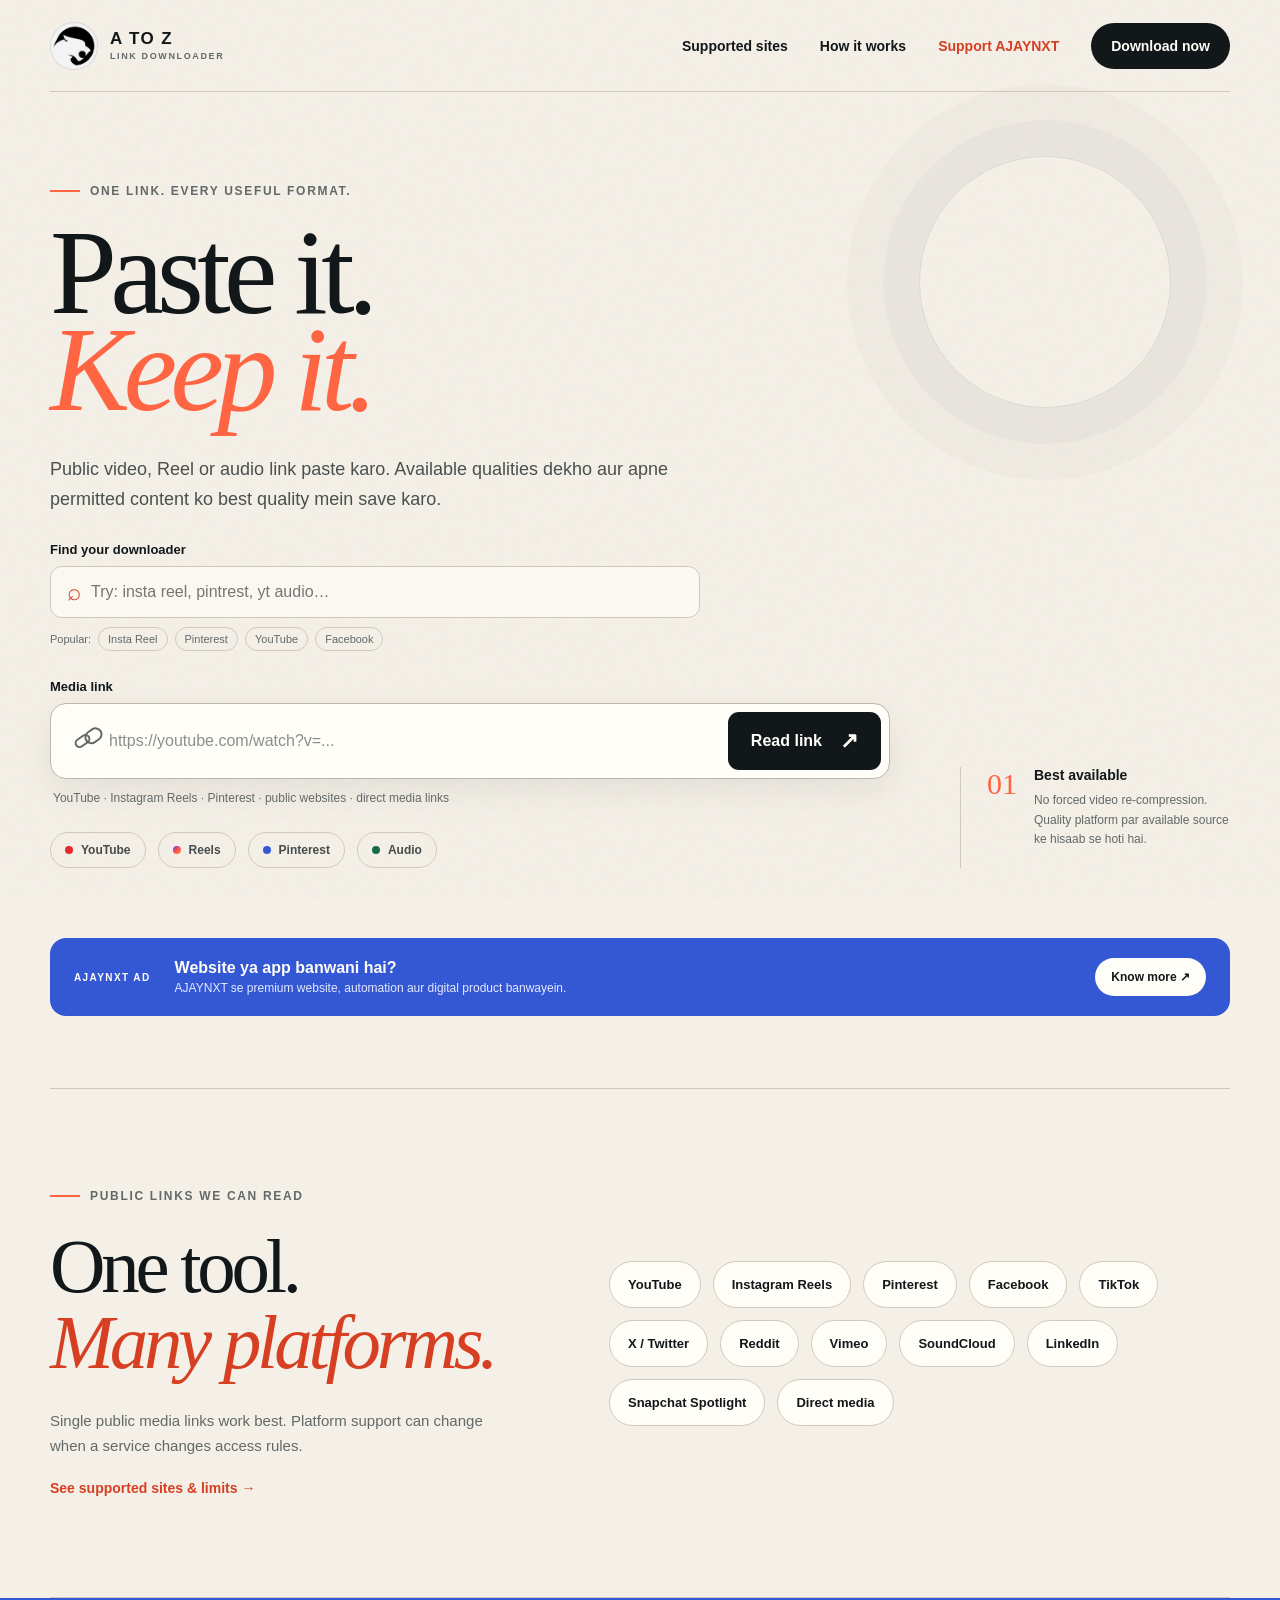
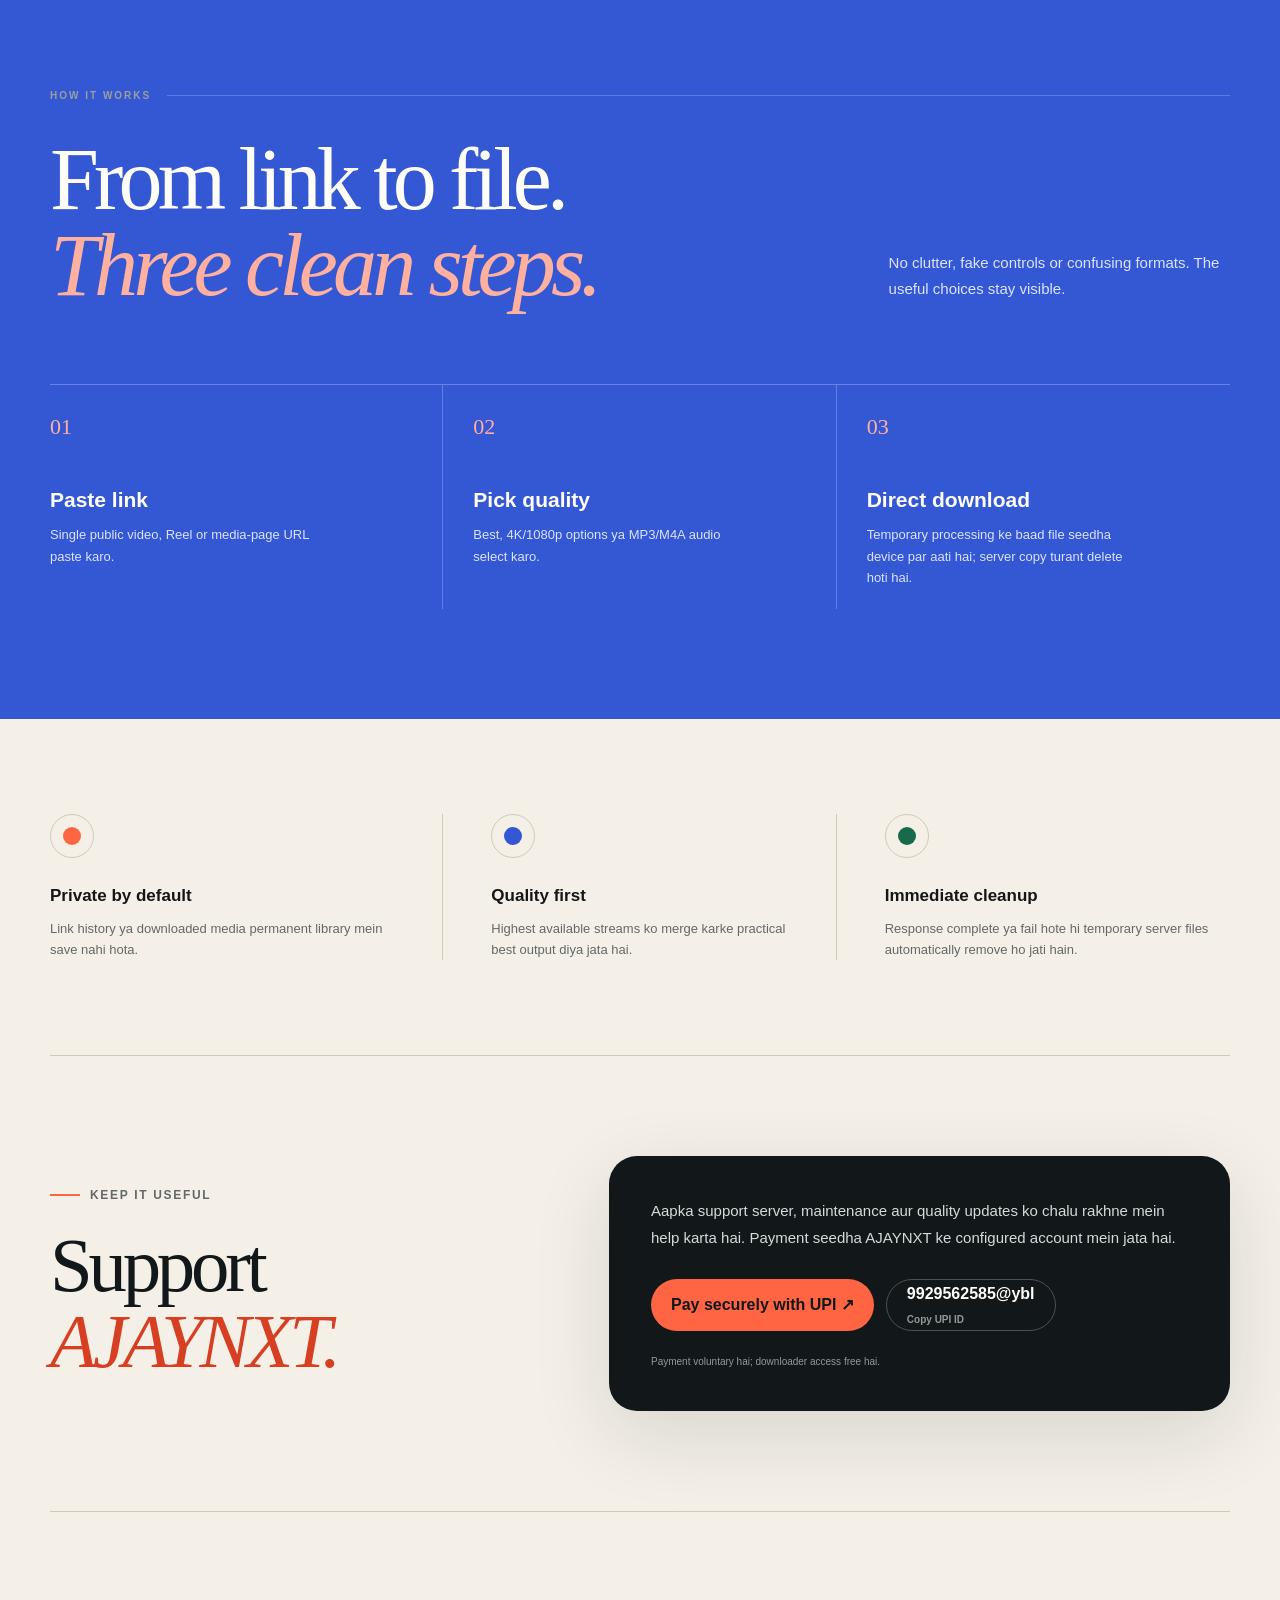
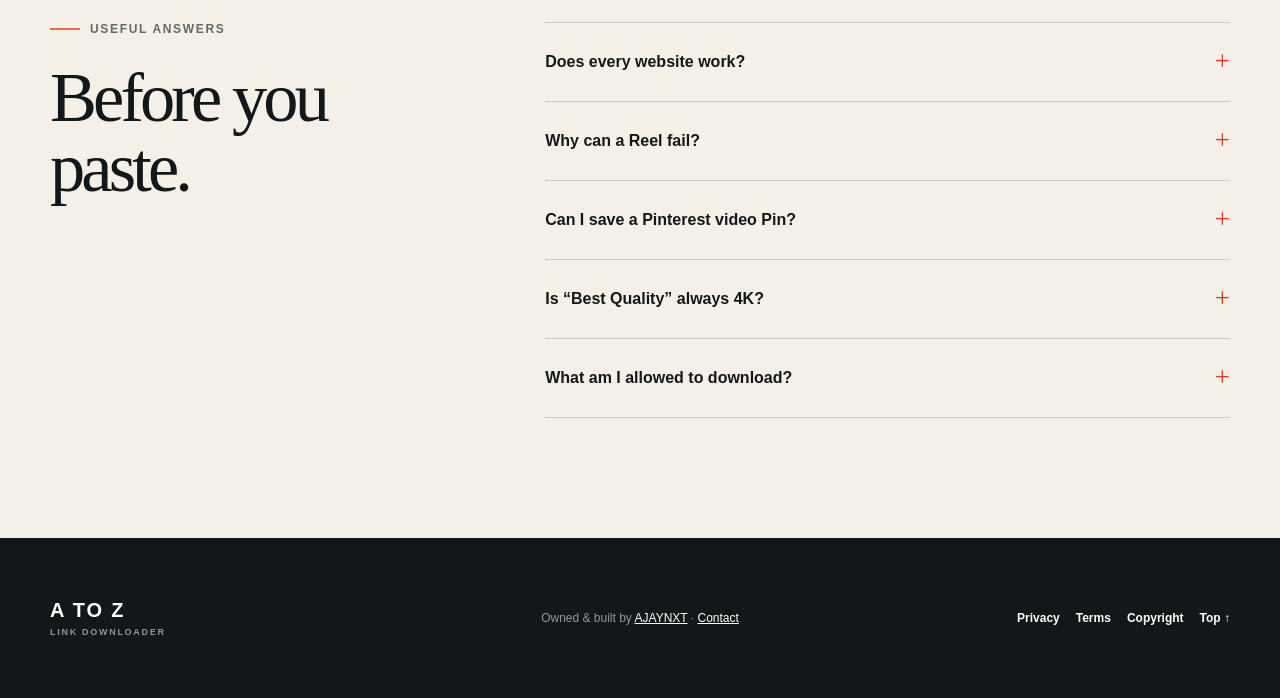
<file: index.html>
<!doctype html>
<html lang="en-IN">
  <head>
    <meta charset="utf-8">
    <meta name="viewport" content="width=device-width, initial-scale=1">
    <meta name="theme-color" content="#f4f0e8">
    <meta name="description" content="Save permitted public videos, Pinterest Pins, Reels and audio in the best available quality with AJAYNXT's free A TO Z Link Downloader.">
    <meta name="robots" content="index,follow,max-image-preview:large,max-snippet:-1,max-video-preview:-1">
    <meta name="author" content="AJAYNXT">
    <meta name="application-name" content="A TO Z Link Downloader">
    <meta name="api-base-url" content="https://allwebsite-downlod.onrender.com">
    
    <link rel="canonical" href="https://linkdownload.ajaynxt.com/">
    <link rel="alternate" hreflang="en-IN" href="https://linkdownload.ajaynxt.com/">
    <link rel="alternate" hreflang="x-default" href="https://linkdownload.ajaynxt.com/">
    <meta property="og:type" content="website">
    <meta property="og:site_name" content="A TO Z Link Downloader">
    <meta property="og:title" content="A TO Z Link Downloader – Video, Reel &amp; Audio">
    <meta property="og:description" content="One public link. Best available permitted video or audio quality.">
    <meta property="og:url" content="https://linkdownload.ajaynxt.com/">
    <meta property="og:image" content="https://linkdownload.ajaynxt.com/social-cover.png">
    <meta property="og:image:width" content="1200">
    <meta property="og:image:height" content="630">
    <meta name="twitter:card" content="summary_large_image">
    <meta name="twitter:title" content="A TO Z Link Downloader by AJAYNXT">
    <meta name="twitter:description" content="Save permitted public videos, Reels and audio in the best available quality.">
    <meta name="twitter:image" content="https://linkdownload.ajaynxt.com/social-cover.png">
    <title>A TO Z Link Downloader – Video, Reel &amp; Audio | AJAYNXT</title>
    <link rel="icon" href="./favicon.svg" type="image/svg+xml">
    <link rel="stylesheet" href="./styles.css">
    <script src="./app.js" defer></script>
    <script type="application/ld+json">{"@context":"https://schema.org","@graph":[{"@type":"Organization","@id":"https://ajaynxt.com/#organization","name":"AJAYNXT","url":"https://ajaynxt.com/","email":"ajayx3neha@gmail.com","sameAs":["https://www.instagram.com/ajay_nxt_/","https://x.com/Ajay_Nxt_"]},{"@type":"WebSite","@id":"https://linkdownload.ajaynxt.com/#website","url":"https://linkdownload.ajaynxt.com/","name":"A TO Z Link Downloader","publisher":{"@id":"https://ajaynxt.com/#organization"},"inLanguage":"en-IN"},{"@type":"WebApplication","@id":"https://linkdownload.ajaynxt.com/#app","name":"A TO Z Link Downloader","url":"https://linkdownload.ajaynxt.com/","applicationCategory":"MultimediaApplication","operatingSystem":"Any","isAccessibleForFree":true,"offers":{"@type":"Offer","price":"0","priceCurrency":"INR"},"description":"Save permitted public video, Reel and audio links in the best available source quality.","publisher":{"@id":"https://ajaynxt.com/#organization"}}]}</script>
  </head>
  <body>
    <a class="skip-link" href="#main">Skip to downloader</a>

    <header class="site-header">
      <a class="brand" href="./" aria-label="A TO Z Link Downloader home">
        <span class="brand-mark" aria-hidden="true"><img src="./ajaynxt-panther-logo.jpeg" alt="" width="48" height="48"></span>
        <span class="brand-copy">
          <strong>A TO Z</strong>
          <small>LINK DOWNLOADER</small>
        </span>
      </a>
      <nav aria-label="Main navigation">
        <a href="./supported-sites.html">Supported sites</a>
        <a href="#how">How it works</a>
        <a class="support-nav" href="upi://pay?pa=9929562585@ybl&amp;pn=AJAYNXT&amp;cu=INR&amp;tn=Support%20A%20TO%20Z%20Link%20Downloader">Support AJAYNXT</a>
        <a class="nav-cta" href="#downloader">Download now</a>
      </nav>
    </header>

    <main id="main">
      <section class="hero" id="downloader">
        <div class="hero-copy">
          <p class="eyebrow"><span></span> One link. Every useful format.</p>
          <h1>Paste it.<br><em>Keep it.</em></h1>
          <p class="hero-intro">Public video, Reel or audio link paste karo. Available qualities dekho aur apne permitted content ko best quality mein save karo.</p>

          <div class="service-finder" aria-labelledby="service-finder-label">
            <label id="service-finder-label" for="service-query">Find your downloader</label>
            <div class="service-search-shell">
              <span aria-hidden="true">⌕</span>
              <input id="service-query" type="search" role="combobox" autocomplete="off" spellcheck="false" aria-autocomplete="list" aria-controls="service-suggestions" aria-expanded="false" placeholder="Try: insta reel, pintrest, yt audio…">
            </div>
            <div class="service-suggestions" id="service-suggestions" role="listbox" aria-label="Matching downloader suggestions" hidden></div>
            <div class="popular-searches" aria-label="Popular searches">
              <span>Popular:</span>
              <button type="button" data-service-key="instagram">Insta Reel</button>
              <button type="button" data-service-key="pinterest">Pinterest</button>
              <button type="button" data-service-key="youtube">YouTube</button>
              <button type="button" data-service-key="facebook">Facebook</button>
            </div>
            <p class="service-selected" id="service-selected" role="status" hidden></p>
          </div>

          <form class="link-form" id="link-form" novalidate>
            <label for="media-url">Media link</label>
            <div class="input-shell">
              <span class="link-symbol" aria-hidden="true"></span>
              <input id="media-url" name="url" type="url" inputmode="url" autocomplete="url" maxlength="2048" placeholder="https://youtube.com/watch?v=..." required>
              <button class="analyze-button" id="analyze-button" type="submit">
                <span>Read link</span>
                <i aria-hidden="true">↗</i>
              </button>
            </div>
            <p class="field-help">YouTube · Instagram Reels · Pinterest · public websites · direct media links</p>
            <p class="form-error" id="form-error" role="alert" hidden></p>
          </form>

          <ul class="platform-row" aria-label="Common link types">
            <li><span class="platform-dot youtube"></span>YouTube</li>
            <li><span class="platform-dot instagram"></span>Reels</li>
            <li><span class="platform-dot web"></span>Pinterest</li>
            <li><span class="platform-dot audio"></span>Audio</li>
          </ul>
        </div>

        <aside class="quality-note" aria-label="Quality promise">
          <span class="quality-number">01</span>
          <div>
            <strong>Best available</strong>
            <p>No forced video re-compression. Quality platform par available source ke hisaab se hoti hai.</p>
          </div>
        </aside>
      </section>

      <aside class="owner-ad" aria-label="AJAYNXT advertisement"><span>AJAYNXT AD</span><div><strong>Website ya app banwani hai?</strong><p>AJAYNXT se premium website, automation aur digital product banwayein.</p></div><a href="https://ajaynxt.com/" target="_blank" rel="sponsored noopener">Know more ↗</a></aside>

      <section class="platform-section" aria-labelledby="platform-title">
        <div class="platform-heading">
          <p class="eyebrow"><span></span> Public links we can read</p>
          <h2 id="platform-title">One tool.<br><em>Many platforms.</em></h2>
          <p>Single public media links work best. Platform support can change when a service changes access rules.</p>
          <a href="./supported-sites.html">See supported sites &amp; limits →</a>
        </div>
        <ul class="platform-cloud">
          <li>YouTube</li><li>Instagram Reels</li><li>Pinterest</li><li>Facebook</li>
          <li>TikTok</li><li>X / Twitter</li><li>Reddit</li><li>Vimeo</li>
          <li>SoundCloud</li><li>LinkedIn</li><li>Snapchat Spotlight</li><li>Direct media</li>
        </ul>
      </section>

      <section class="result-section" id="result" aria-labelledby="result-title" hidden>
        <div class="section-label"><span>LINK READ</span><b></b></div>
        <div class="result-grid">
          <article class="media-card">
            <div class="thumbnail-wrap">
              <img id="media-thumbnail" alt="" referrerpolicy="no-referrer" hidden>
              <div class="thumbnail-fallback" id="thumbnail-fallback" aria-hidden="true">
                <span class="fallback-play"></span>
              </div>
              <span class="source-badge" id="source-badge">Media</span>
              <span class="duration-badge" id="duration-badge" hidden></span>
            </div>
            <div class="media-copy">
              <p id="media-creator">Public media</p>
              <h2 id="result-title">Media title</h2>
            </div>
          </article>

          <div class="quality-panel">
            <div class="panel-heading">
              <div>
                <p>CHOOSE OUTPUT</p>
                <h3>Quality &amp; format</h3>
              </div>
              <span class="quality-seal">HQ</span>
            </div>

            <div class="format-tabs" role="tablist" aria-label="Output type">
              <button id="video-tab" type="button" role="tab" aria-selected="true">Video</button>
              <button id="audio-tab" type="button" role="tab" aria-selected="false">Audio</button>
            </div>

            <div class="format-options" id="format-options" role="radiogroup" aria-label="Available qualities"></div>

            <label class="rights-check">
              <input id="rights-confirmed" type="checkbox">
              <span>I own this content or have permission to download it.</span>
            </label>

            <button class="download-button" id="download-button" type="button">
              <span>Download selected</span>
              <i aria-hidden="true">↓</i>
            </button>
            <p class="panel-error" id="download-error" role="alert" hidden></p>
          </div>
        </div>
      </section>

      <section class="job-section" id="job-section" aria-labelledby="job-title" hidden>
        <div class="job-copy">
          <p class="eyebrow"><span></span> Direct to your device</p>
          <h2 id="job-title">Prepared once.<br><em>Stored nowhere.</em></h2>
        </div>
        <div class="job-status" aria-live="polite">
          <div class="job-status-head">
            <span id="job-message">Temporary processing start ho rahi hai</span>
            <strong id="job-percent">DIRECT</strong>
          </div>
          <progress id="job-progress" max="100">Preparing direct download</progress>
          <p>File temporary process hokar seedha browser mein aati hai. Link, history ya media cloud library mein save nahi hota.</p>
        </div>
      </section>

      <section class="how-section" id="how" aria-labelledby="how-title">
        <div class="section-label light"><span>HOW IT WORKS</span><b></b></div>
        <div class="how-heading">
          <h2 id="how-title">From link to file.<br><em>Three clean steps.</em></h2>
          <p>No clutter, fake controls or confusing formats. The useful choices stay visible.</p>
        </div>
        <ol class="steps">
          <li>
            <span>01</span>
            <h3>Paste link</h3>
            <p>Single public video, Reel or media-page URL paste karo.</p>
          </li>
          <li>
            <span>02</span>
            <h3>Pick quality</h3>
            <p>Best, 4K/1080p options ya MP3/M4A audio select karo.</p>
          </li>
          <li>
            <span>03</span>
            <h3>Direct download</h3>
            <p>Temporary processing ke baad file seedha device par aati hai; server copy turant delete hoti hai.</p>
          </li>
        </ol>
      </section>

      <section class="trust-section" aria-label="Product principles">
        <div>
          <span class="trust-icon shield" aria-hidden="true"></span>
          <h3>Private by default</h3>
          <p>Link history ya downloaded media permanent library mein save nahi hota.</p>
        </div>
        <div>
          <span class="trust-icon spark" aria-hidden="true"></span>
          <h3>Quality first</h3>
          <p>Highest available streams ko merge karke practical best output diya jata hai.</p>
        </div>
        <div>
          <span class="trust-icon clock" aria-hidden="true"></span>
          <h3>Immediate cleanup</h3>
          <p>Response complete ya fail hote hi temporary server files automatically remove ho jati hain.</p>
        </div>
      </section>

      <section class="support-section" id="support" aria-labelledby="support-title">
        <div>
          <p class="eyebrow"><span></span> Keep it useful</p>
          <h2 id="support-title">Support<br><em>AJAYNXT.</em></h2>
        </div>
        <div class="support-card">
          <p>Aapka support server, maintenance aur quality updates ko chalu rakhne mein help karta hai. Payment seedha AJAYNXT ke configured account mein jata hai.</p>
          <div class="support-actions"><a class="support-primary" href="upi://pay?pa=9929562585@ybl&amp;pn=AJAYNXT&amp;cu=INR&amp;tn=Support%20A%20TO%20Z%20Link%20Downloader">Pay securely with UPI ↗</a><button class="copy-upi" type="button" data-copy-upi="9929562585@ybl"><span>9929562585@ybl</span><small>Copy UPI ID</small></button></div>
          <small>Payment voluntary hai; downloader access free hai.</small>
        </div>
      </section>

      <section class="faq-section" id="faq" aria-labelledby="faq-title">
        <div class="faq-heading">
          <p class="eyebrow"><span></span> Useful answers</p>
          <h2 id="faq-title">Before you paste.</h2>
        </div>
        <div class="faq-list">
          <details>
            <summary>Does every website work?<span>+</span></summary>
            <p>Thousands of public sites and generic embedded media can work, but private/login-only, DRM-protected, expired or platform-blocked links may not.</p>
          </details>
          <details>
            <summary>Why can a Reel fail?<span>+</span></summary>
            <p>Instagram and similar platforms frequently change access rules. A public single-Reel link works best; login-only content is intentionally not accessed.</p>
          </details>
          <details>
            <summary>Can I save a Pinterest video Pin?<span>+</span></summary>
            <p>A public single-Pin URL can work when the Pin exposes downloadable media. Private boards, login-only Pins and whole-board downloads are not supported.</p>
          </details>
          <details>
            <summary>Is “Best Quality” always 4K?<span>+</span></summary>
            <p>No. It selects the highest quality actually offered for that media. If the source is 1080p, the output cannot truthfully become native 4K.</p>
          </details>
          <details>
            <summary>What am I allowed to download?<span>+</span></summary>
            <p>Only content you own, have permission to use, or are otherwise legally entitled to download. Platform terms and local law still apply.</p>
          </details>
        </div>
      </section>
    </main>

    <footer>
      <div class="footer-brand">
        <strong>A TO Z</strong>
        <span>LINK DOWNLOADER</span>
      </div>
      <p>Owned &amp; built by <a href="https://ajaynxt.com" rel="noopener noreferrer">AJAYNXT</a> · <a href="mailto:ajayx3neha@gmail.com">Contact</a></p>
      <nav class="footer-links" aria-label="Legal links"><a href="./privacy.html">Privacy</a><a href="./terms.html">Terms</a><a href="./copyright.html">Copyright</a><a href="#downloader">Top ↑</a></nav>
    </footer>
  </body>
</html>
</file>
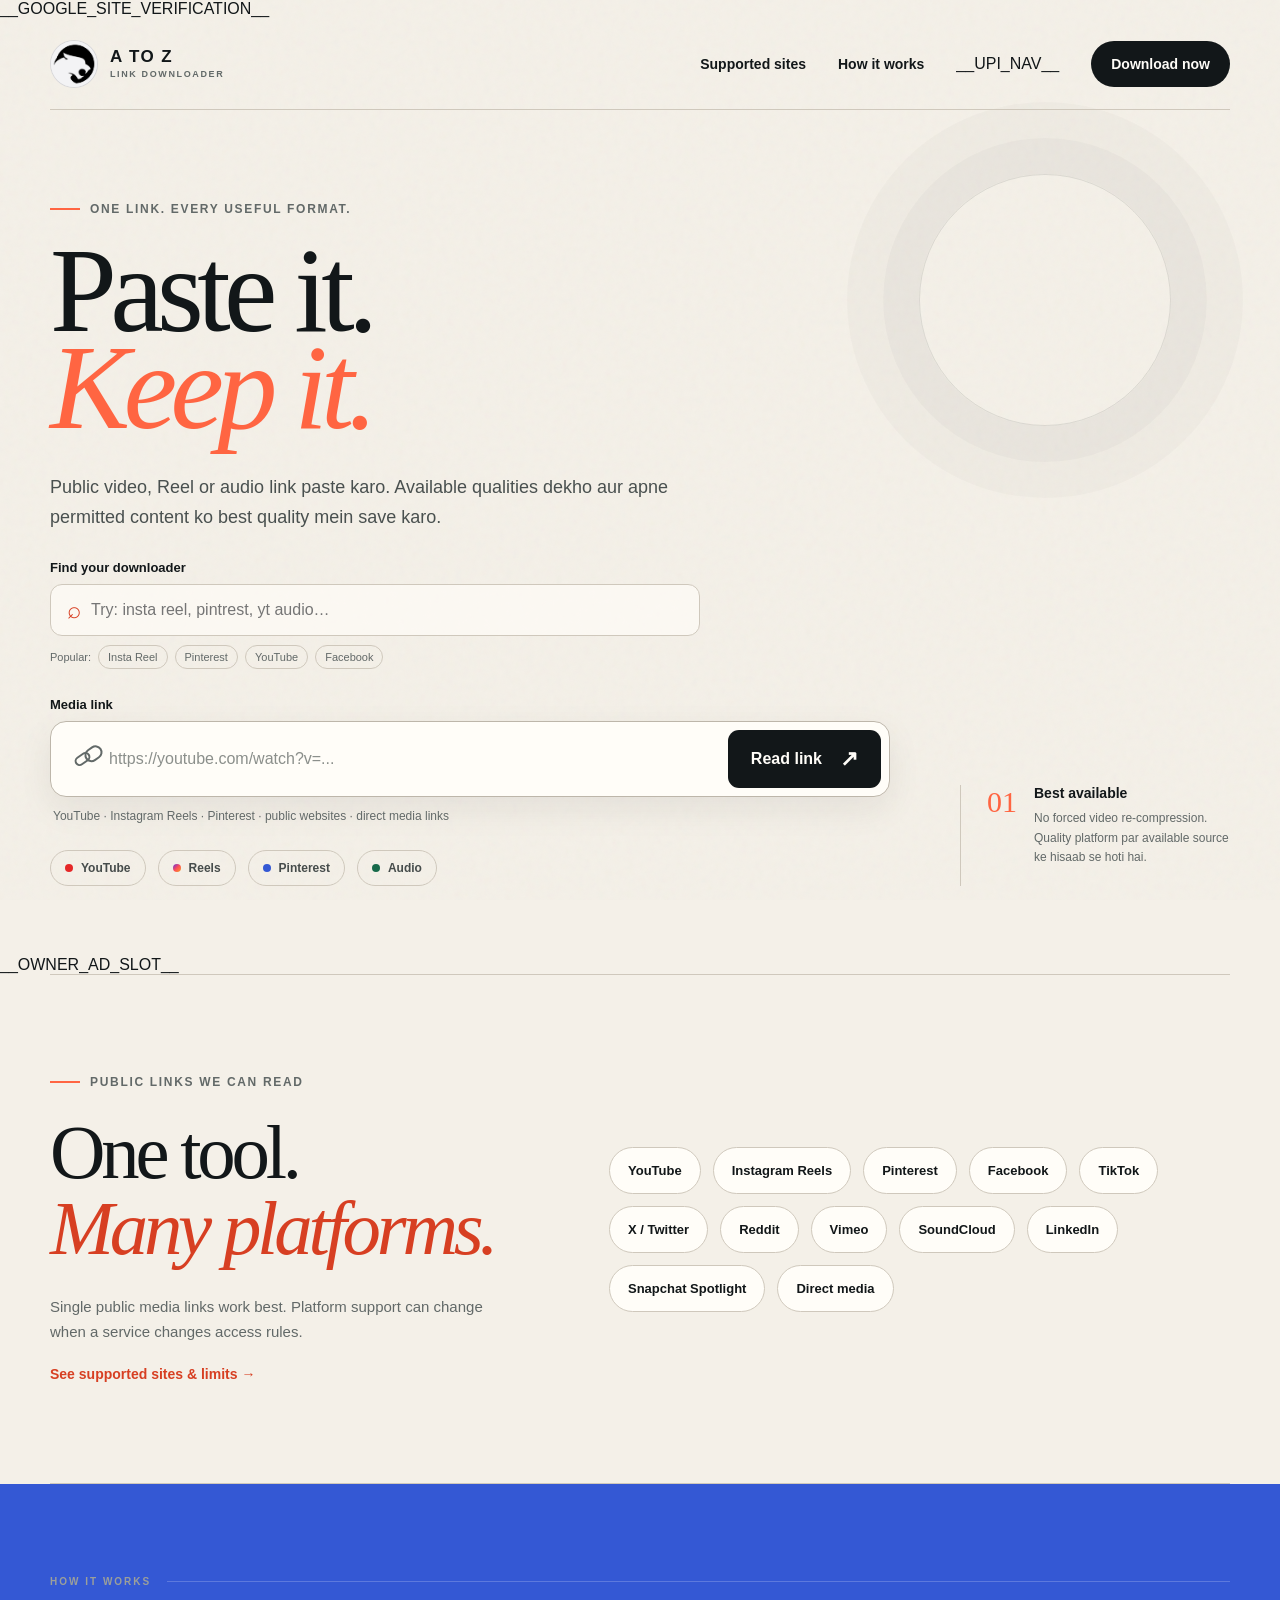
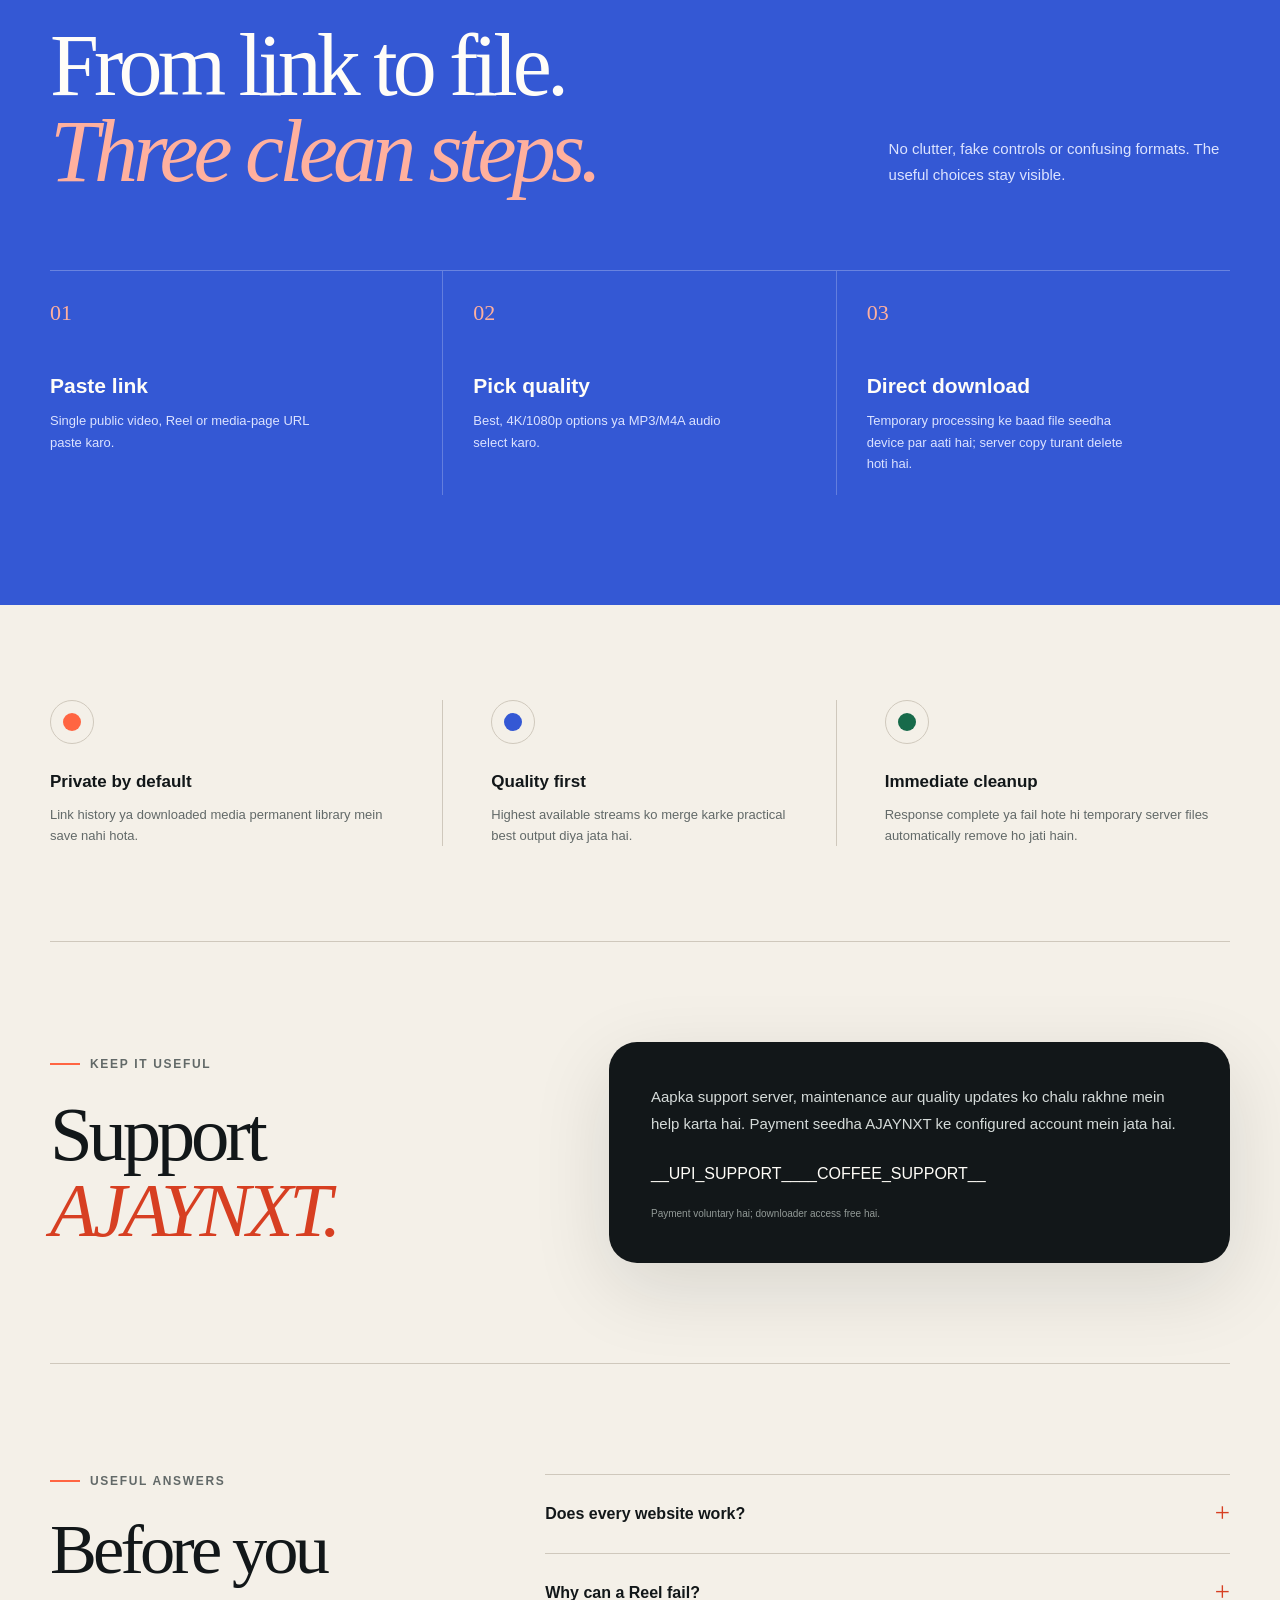
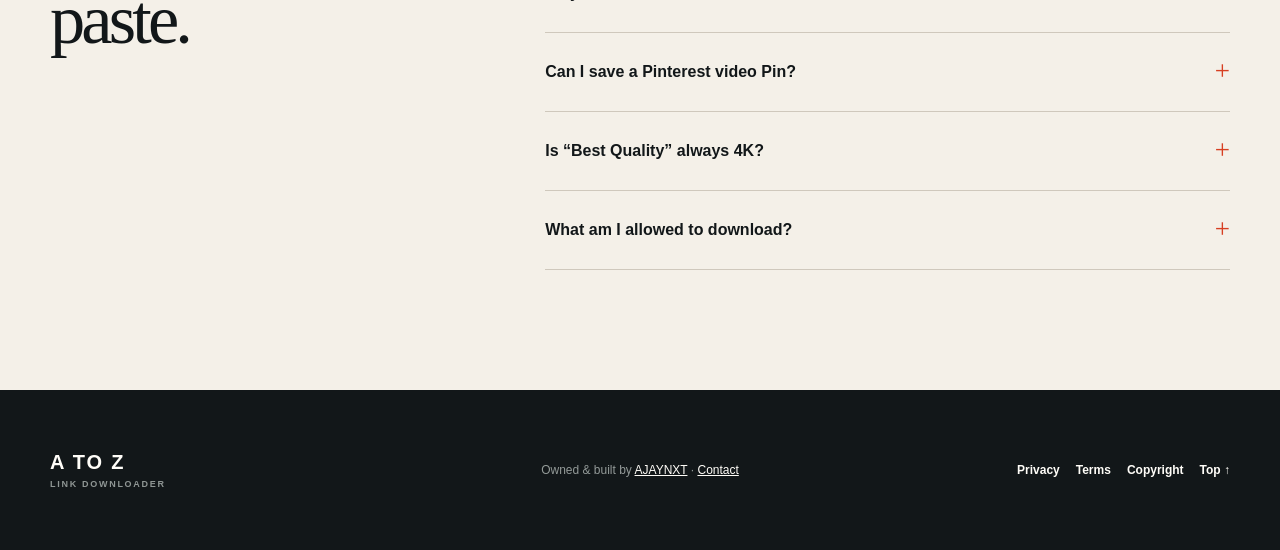
<file: app/static/index.html>
<!doctype html>
<html lang="en-IN">
  <head>
    <meta charset="utf-8">
    <meta name="viewport" content="width=device-width, initial-scale=1">
    <meta name="theme-color" content="#f4f0e8">
    <meta name="description" content="Save permitted public videos, Pinterest Pins, Reels and audio in the best available quality with AJAYNXT's free A TO Z Link Downloader.">
    <meta name="robots" content="index,follow,max-image-preview:large,max-snippet:-1,max-video-preview:-1">
    <meta name="author" content="AJAYNXT">
    <meta name="application-name" content="A TO Z Link Downloader">
    <meta name="api-base-url" content="__API_BASE_URL__">
    __GOOGLE_SITE_VERIFICATION__
    <link rel="canonical" href="__CANONICAL_URL__">
    <link rel="alternate" hreflang="en-IN" href="__CANONICAL_URL__">
    <link rel="alternate" hreflang="x-default" href="__CANONICAL_URL__">
    <meta property="og:type" content="website">
    <meta property="og:site_name" content="A TO Z Link Downloader">
    <meta property="og:title" content="A TO Z Link Downloader – Video, Reel &amp; Audio">
    <meta property="og:description" content="One public link. Best available permitted video or audio quality.">
    <meta property="og:url" content="__CANONICAL_URL__">
    <meta property="og:image" content="__PUBLIC_BASE_URL__/social-cover.png">
    <meta property="og:image:width" content="1200">
    <meta property="og:image:height" content="630">
    <meta name="twitter:card" content="summary_large_image">
    <meta name="twitter:title" content="A TO Z Link Downloader by AJAYNXT">
    <meta name="twitter:description" content="Save permitted public videos, Reels and audio in the best available quality.">
    <meta name="twitter:image" content="__PUBLIC_BASE_URL__/social-cover.png">
    <title>A TO Z Link Downloader – Video, Reel &amp; Audio | AJAYNXT</title>
    <link rel="icon" href="/favicon.svg" type="image/svg+xml">
    <link rel="stylesheet" href="/styles.css">
    <script src="/app.js" defer></script>
    <script type="application/ld+json">__SCHEMA_JSON__</script>
  </head>
  <body>
    <a class="skip-link" href="#main">Skip to downloader</a>

    <header class="site-header">
      <a class="brand" href="/" aria-label="A TO Z Link Downloader home">
        <span class="brand-mark" aria-hidden="true"><img src="/ajaynxt-panther-logo.jpeg" alt="" width="48" height="48"></span>
        <span class="brand-copy">
          <strong>A TO Z</strong>
          <small>LINK DOWNLOADER</small>
        </span>
      </a>
      <nav aria-label="Main navigation">
        <a href="/supported-sites">Supported sites</a>
        <a href="#how">How it works</a>
        __UPI_NAV__
        <a class="nav-cta" href="#downloader">Download now</a>
      </nav>
    </header>

    <main id="main">
      <section class="hero" id="downloader">
        <div class="hero-copy">
          <p class="eyebrow"><span></span> One link. Every useful format.</p>
          <h1>Paste it.<br><em>Keep it.</em></h1>
          <p class="hero-intro">Public video, Reel or audio link paste karo. Available qualities dekho aur apne permitted content ko best quality mein save karo.</p>

          <div class="service-finder" aria-labelledby="service-finder-label">
            <label id="service-finder-label" for="service-query">Find your downloader</label>
            <div class="service-search-shell">
              <span aria-hidden="true">⌕</span>
              <input id="service-query" type="search" role="combobox" autocomplete="off" spellcheck="false" aria-autocomplete="list" aria-controls="service-suggestions" aria-expanded="false" placeholder="Try: insta reel, pintrest, yt audio…">
            </div>
            <div class="service-suggestions" id="service-suggestions" role="listbox" aria-label="Matching downloader suggestions" hidden></div>
            <div class="popular-searches" aria-label="Popular searches">
              <span>Popular:</span>
              <button type="button" data-service-key="instagram">Insta Reel</button>
              <button type="button" data-service-key="pinterest">Pinterest</button>
              <button type="button" data-service-key="youtube">YouTube</button>
              <button type="button" data-service-key="facebook">Facebook</button>
            </div>
            <p class="service-selected" id="service-selected" role="status" hidden></p>
          </div>

          <form class="link-form" id="link-form" novalidate>
            <label for="media-url">Media link</label>
            <div class="input-shell">
              <span class="link-symbol" aria-hidden="true"></span>
              <input id="media-url" name="url" type="url" inputmode="url" autocomplete="url" maxlength="2048" placeholder="https://youtube.com/watch?v=..." required>
              <button class="analyze-button" id="analyze-button" type="submit">
                <span>Read link</span>
                <i aria-hidden="true">↗</i>
              </button>
            </div>
            <p class="field-help">YouTube · Instagram Reels · Pinterest · public websites · direct media links</p>
            <p class="form-error" id="form-error" role="alert" hidden></p>
          </form>

          <ul class="platform-row" aria-label="Common link types">
            <li><span class="platform-dot youtube"></span>YouTube</li>
            <li><span class="platform-dot instagram"></span>Reels</li>
            <li><span class="platform-dot web"></span>Pinterest</li>
            <li><span class="platform-dot audio"></span>Audio</li>
          </ul>
        </div>

        <aside class="quality-note" aria-label="Quality promise">
          <span class="quality-number">01</span>
          <div>
            <strong>Best available</strong>
            <p>No forced video re-compression. Quality platform par available source ke hisaab se hoti hai.</p>
          </div>
        </aside>
      </section>

      __OWNER_AD_SLOT__

      <section class="platform-section" aria-labelledby="platform-title">
        <div class="platform-heading">
          <p class="eyebrow"><span></span> Public links we can read</p>
          <h2 id="platform-title">One tool.<br><em>Many platforms.</em></h2>
          <p>Single public media links work best. Platform support can change when a service changes access rules.</p>
          <a href="/supported-sites">See supported sites &amp; limits →</a>
        </div>
        <ul class="platform-cloud">
          <li>YouTube</li><li>Instagram Reels</li><li>Pinterest</li><li>Facebook</li>
          <li>TikTok</li><li>X / Twitter</li><li>Reddit</li><li>Vimeo</li>
          <li>SoundCloud</li><li>LinkedIn</li><li>Snapchat Spotlight</li><li>Direct media</li>
        </ul>
      </section>

      <section class="result-section" id="result" aria-labelledby="result-title" hidden>
        <div class="section-label"><span>LINK READ</span><b></b></div>
        <div class="result-grid">
          <article class="media-card">
            <div class="thumbnail-wrap">
              <img id="media-thumbnail" alt="" referrerpolicy="no-referrer" hidden>
              <div class="thumbnail-fallback" id="thumbnail-fallback" aria-hidden="true">
                <span class="fallback-play"></span>
              </div>
              <span class="source-badge" id="source-badge">Media</span>
              <span class="duration-badge" id="duration-badge" hidden></span>
            </div>
            <div class="media-copy">
              <p id="media-creator">Public media</p>
              <h2 id="result-title">Media title</h2>
            </div>
          </article>

          <div class="quality-panel">
            <div class="panel-heading">
              <div>
                <p>CHOOSE OUTPUT</p>
                <h3>Quality &amp; format</h3>
              </div>
              <span class="quality-seal">HQ</span>
            </div>

            <div class="format-tabs" role="tablist" aria-label="Output type">
              <button id="video-tab" type="button" role="tab" aria-selected="true">Video</button>
              <button id="audio-tab" type="button" role="tab" aria-selected="false">Audio</button>
            </div>

            <div class="format-options" id="format-options" role="radiogroup" aria-label="Available qualities"></div>

            <label class="rights-check">
              <input id="rights-confirmed" type="checkbox">
              <span>I own this content or have permission to download it.</span>
            </label>

            <button class="download-button" id="download-button" type="button">
              <span>Download selected</span>
              <i aria-hidden="true">↓</i>
            </button>
            <p class="panel-error" id="download-error" role="alert" hidden></p>
          </div>
        </div>
      </section>

      <section class="job-section" id="job-section" aria-labelledby="job-title" hidden>
        <div class="job-copy">
          <p class="eyebrow"><span></span> Direct to your device</p>
          <h2 id="job-title">Prepared once.<br><em>Stored nowhere.</em></h2>
        </div>
        <div class="job-status" aria-live="polite">
          <div class="job-status-head">
            <span id="job-message">Temporary processing start ho rahi hai</span>
            <strong id="job-percent">DIRECT</strong>
          </div>
          <progress id="job-progress" max="100">Preparing direct download</progress>
          <p>File temporary process hokar seedha browser mein aati hai. Link, history ya media cloud library mein save nahi hota.</p>
        </div>
      </section>

      <section class="how-section" id="how" aria-labelledby="how-title">
        <div class="section-label light"><span>HOW IT WORKS</span><b></b></div>
        <div class="how-heading">
          <h2 id="how-title">From link to file.<br><em>Three clean steps.</em></h2>
          <p>No clutter, fake controls or confusing formats. The useful choices stay visible.</p>
        </div>
        <ol class="steps">
          <li>
            <span>01</span>
            <h3>Paste link</h3>
            <p>Single public video, Reel or media-page URL paste karo.</p>
          </li>
          <li>
            <span>02</span>
            <h3>Pick quality</h3>
            <p>Best, 4K/1080p options ya MP3/M4A audio select karo.</p>
          </li>
          <li>
            <span>03</span>
            <h3>Direct download</h3>
            <p>Temporary processing ke baad file seedha device par aati hai; server copy turant delete hoti hai.</p>
          </li>
        </ol>
      </section>

      <section class="trust-section" aria-label="Product principles">
        <div>
          <span class="trust-icon shield" aria-hidden="true"></span>
          <h3>Private by default</h3>
          <p>Link history ya downloaded media permanent library mein save nahi hota.</p>
        </div>
        <div>
          <span class="trust-icon spark" aria-hidden="true"></span>
          <h3>Quality first</h3>
          <p>Highest available streams ko merge karke practical best output diya jata hai.</p>
        </div>
        <div>
          <span class="trust-icon clock" aria-hidden="true"></span>
          <h3>Immediate cleanup</h3>
          <p>Response complete ya fail hote hi temporary server files automatically remove ho jati hain.</p>
        </div>
      </section>

      <section class="support-section" id="support" aria-labelledby="support-title">
        <div>
          <p class="eyebrow"><span></span> Keep it useful</p>
          <h2 id="support-title">Support<br><em>AJAYNXT.</em></h2>
        </div>
        <div class="support-card">
          <p>Aapka support server, maintenance aur quality updates ko chalu rakhne mein help karta hai. Payment seedha AJAYNXT ke configured account mein jata hai.</p>
          <div class="support-actions">__UPI_SUPPORT____COFFEE_SUPPORT__</div>
          <small>Payment voluntary hai; downloader access free hai.</small>
        </div>
      </section>

      <section class="faq-section" id="faq" aria-labelledby="faq-title">
        <div class="faq-heading">
          <p class="eyebrow"><span></span> Useful answers</p>
          <h2 id="faq-title">Before you paste.</h2>
        </div>
        <div class="faq-list">
          <details>
            <summary>Does every website work?<span>+</span></summary>
            <p>Thousands of public sites and generic embedded media can work, but private/login-only, DRM-protected, expired or platform-blocked links may not.</p>
          </details>
          <details>
            <summary>Why can a Reel fail?<span>+</span></summary>
            <p>Instagram and similar platforms frequently change access rules. A public single-Reel link works best; login-only content is intentionally not accessed.</p>
          </details>
          <details>
            <summary>Can I save a Pinterest video Pin?<span>+</span></summary>
            <p>A public single-Pin URL can work when the Pin exposes downloadable media. Private boards, login-only Pins and whole-board downloads are not supported.</p>
          </details>
          <details>
            <summary>Is “Best Quality” always 4K?<span>+</span></summary>
            <p>No. It selects the highest quality actually offered for that media. If the source is 1080p, the output cannot truthfully become native 4K.</p>
          </details>
          <details>
            <summary>What am I allowed to download?<span>+</span></summary>
            <p>Only content you own, have permission to use, or are otherwise legally entitled to download. Platform terms and local law still apply.</p>
          </details>
        </div>
      </section>
    </main>

    <footer>
      <div class="footer-brand">
        <strong>A TO Z</strong>
        <span>LINK DOWNLOADER</span>
      </div>
      <p>Owned &amp; built by <a href="https://ajaynxt.com" rel="noopener noreferrer">AJAYNXT</a> · <a href="mailto:__CONTACT_EMAIL__">Contact</a></p>
      <nav class="footer-links" aria-label="Legal links"><a href="/privacy">Privacy</a><a href="/terms">Terms</a><a href="/copyright">Copyright</a><a href="#downloader">Top ↑</a></nav>
    </footer>
  </body>
</html>
</file>
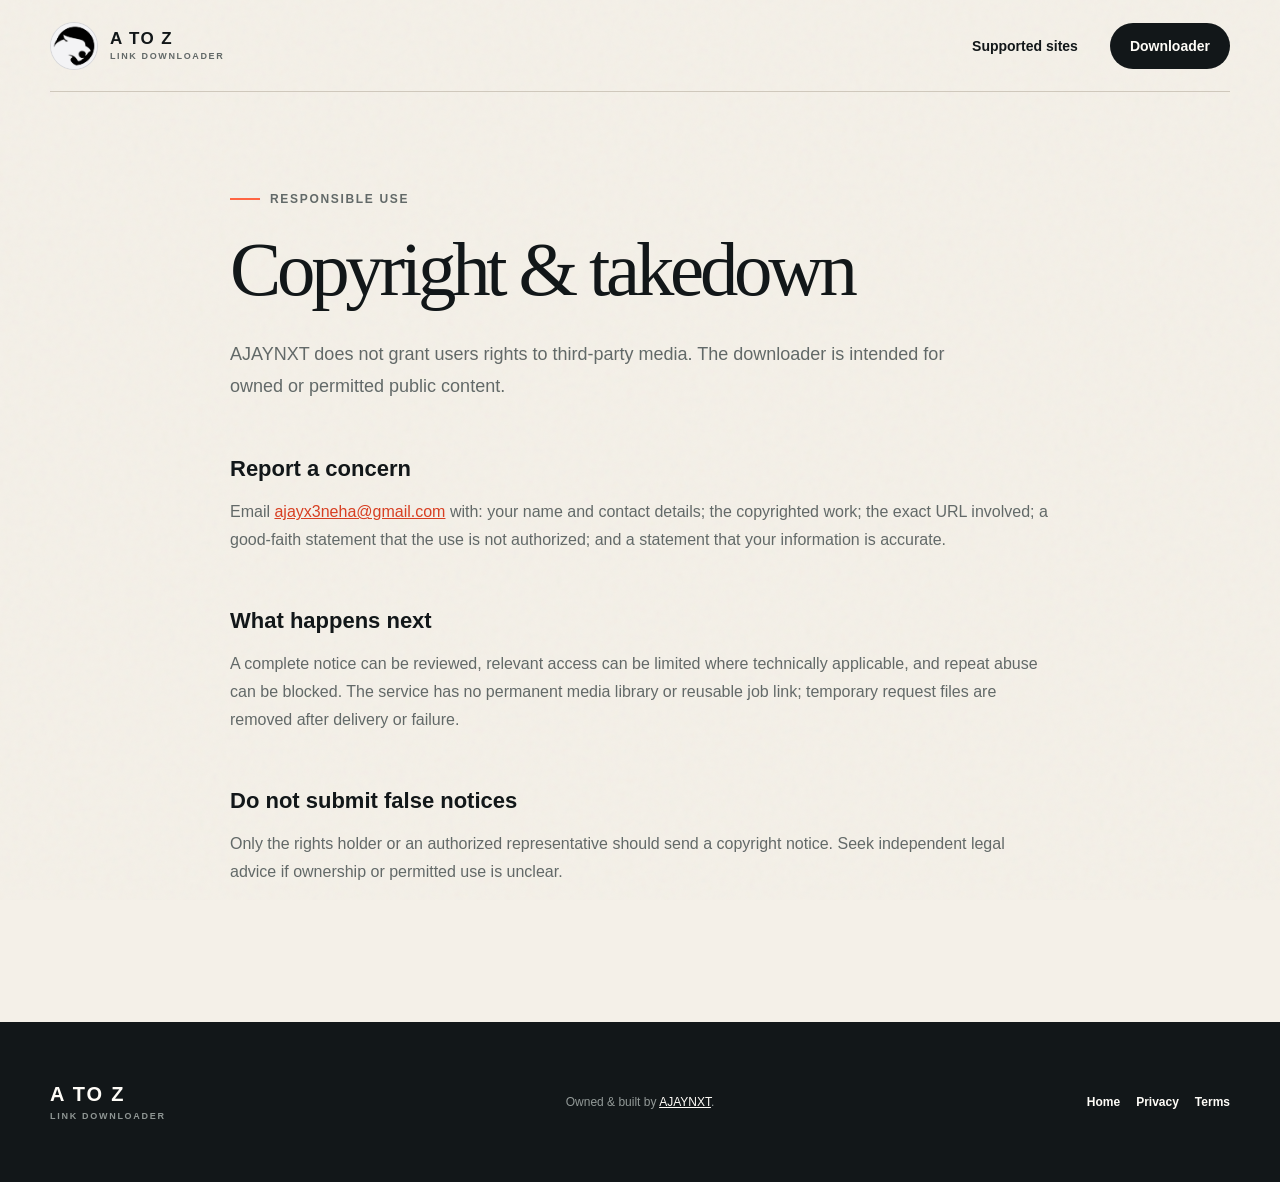
<file: copyright.html>
<!doctype html>
<html lang="en-IN"><head><meta charset="utf-8"><meta name="viewport" content="width=device-width, initial-scale=1"><meta name="theme-color" content="#f4f0e8"><meta name="description" content="Copyright and takedown contact for the AJAYNXT A TO Z Link Downloader."><meta name="robots" content="index,follow"><link rel="canonical" href="https://linkdownload.ajaynxt.com/copyright.html"><title>Copyright &amp; Takedown | A TO Z Link Downloader</title><link rel="icon" href="./favicon.svg" type="image/svg+xml"><link rel="stylesheet" href="./styles.css"></head>
<body><a class="skip-link" href="#main">Skip to content</a><header class="site-header"><a class="brand" href="./"><span class="brand-mark" aria-hidden="true"><img src="./ajaynxt-panther-logo.jpeg" alt="" width="48" height="48"></span><span class="brand-copy"><strong>A TO Z</strong><small>LINK DOWNLOADER</small></span></a><nav><a href="./supported-sites.html">Supported sites</a><a class="nav-cta" href="./#downloader">Downloader</a></nav></header><main class="policy-main" id="main"><p class="eyebrow"><span></span> Responsible use</p><h1>Copyright &amp; takedown</h1><p class="policy-lead">AJAYNXT does not grant users rights to third-party media. The downloader is intended for owned or permitted public content.</p><h2>Report a concern</h2><p>Email <a href="mailto:ajayx3neha@gmail.com">ajayx3neha@gmail.com</a> with: your name and contact details; the copyrighted work; the exact URL involved; a good-faith statement that the use is not authorized; and a statement that your information is accurate.</p><h2>What happens next</h2><p>A complete notice can be reviewed, relevant access can be limited where technically applicable, and repeat abuse can be blocked. The service has no permanent media library or reusable job link; temporary request files are removed after delivery or failure.</p><h2>Do not submit false notices</h2><p>Only the rights holder or an authorized representative should send a copyright notice. Seek independent legal advice if ownership or permitted use is unclear.</p></main><footer><div class="footer-brand"><strong>A TO Z</strong><span>LINK DOWNLOADER</span></div><p>Owned &amp; built by <a href="https://ajaynxt.com">AJAYNXT</a>.</p><nav class="footer-links"><a href="./">Home</a><a href="./privacy.html">Privacy</a><a href="./terms.html">Terms</a></nav></footer></body></html>
</file>
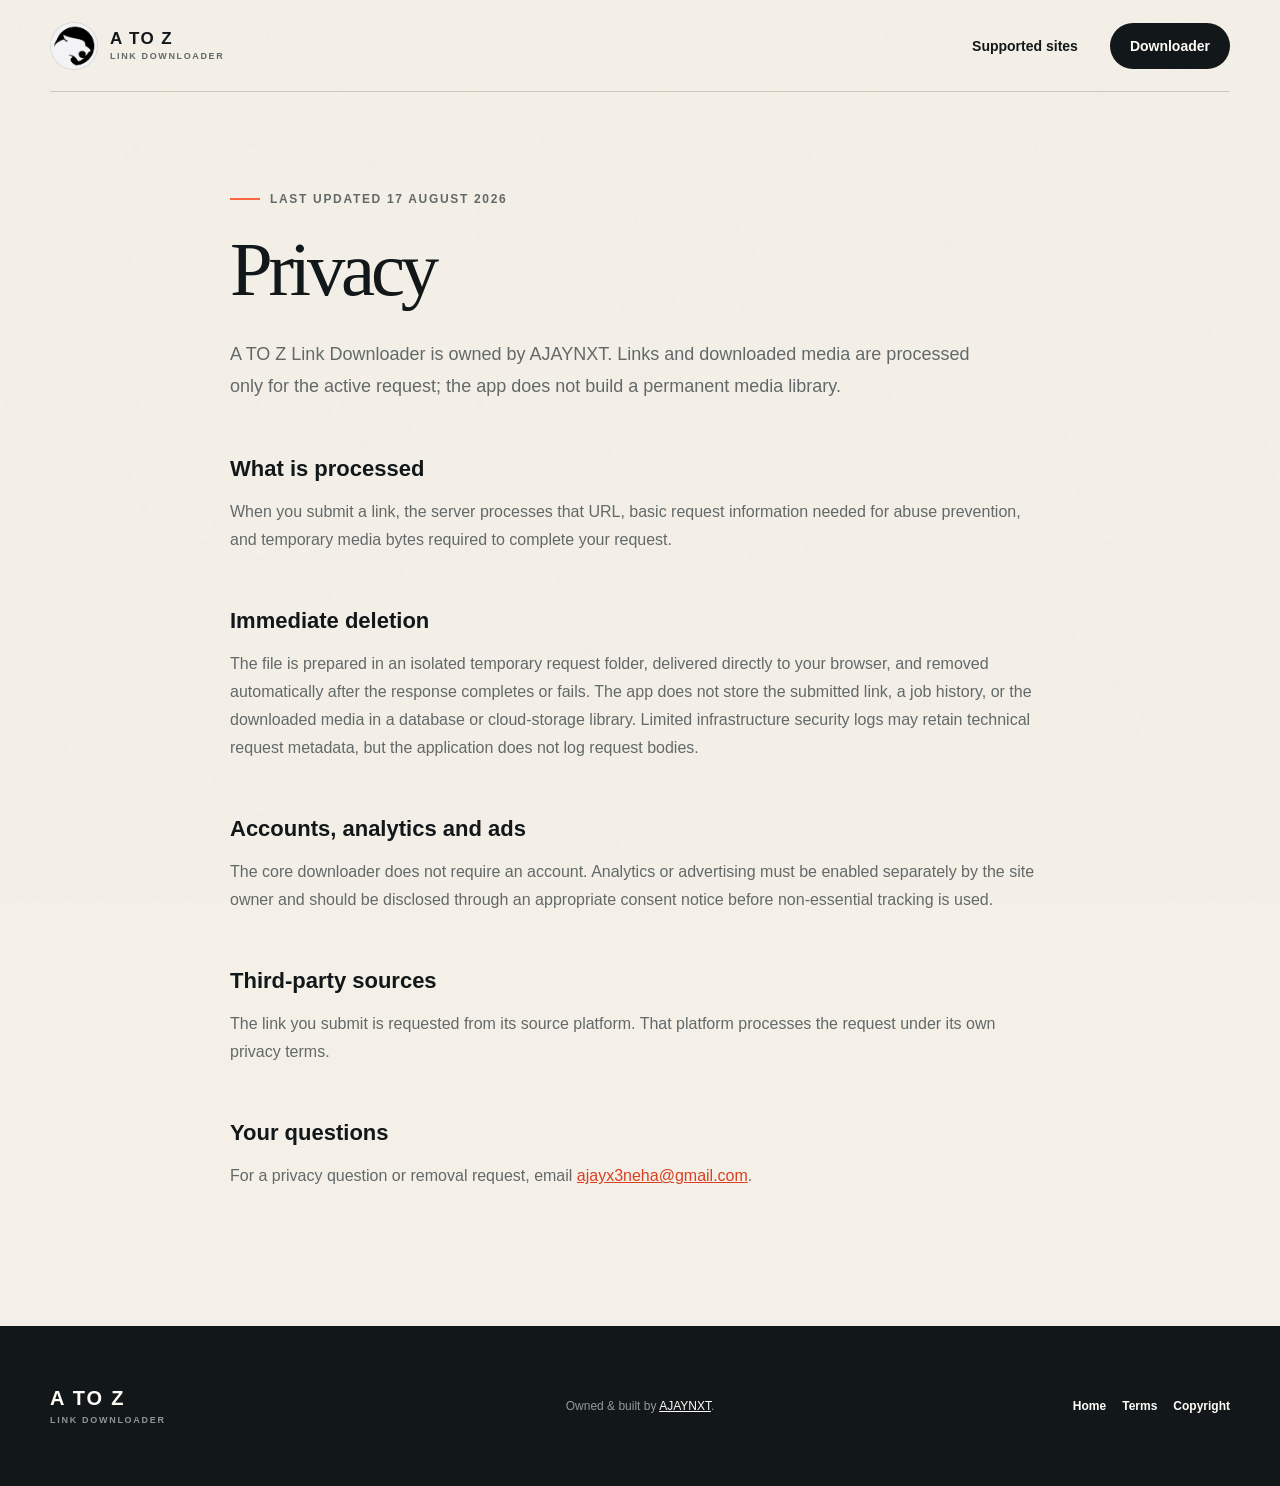
<file: privacy.html>
<!doctype html>
<html lang="en-IN"><head><meta charset="utf-8"><meta name="viewport" content="width=device-width, initial-scale=1"><meta name="theme-color" content="#f4f0e8"><meta name="description" content="Privacy information for the AJAYNXT A TO Z Link Downloader."><meta name="robots" content="index,follow"><link rel="canonical" href="https://linkdownload.ajaynxt.com/privacy.html"><title>Privacy | A TO Z Link Downloader</title><link rel="icon" href="./favicon.svg" type="image/svg+xml"><link rel="stylesheet" href="./styles.css"></head>
<body><a class="skip-link" href="#main">Skip to content</a><header class="site-header"><a class="brand" href="./"><span class="brand-mark" aria-hidden="true"><img src="./ajaynxt-panther-logo.jpeg" alt="" width="48" height="48"></span><span class="brand-copy"><strong>A TO Z</strong><small>LINK DOWNLOADER</small></span></a><nav><a href="./supported-sites.html">Supported sites</a><a class="nav-cta" href="./#downloader">Downloader</a></nav></header><main class="policy-main" id="main"><p class="eyebrow"><span></span> Last updated 17 August 2026</p><h1>Privacy</h1><p class="policy-lead">A TO Z Link Downloader is owned by AJAYNXT. Links and downloaded media are processed only for the active request; the app does not build a permanent media library.</p><h2>What is processed</h2><p>When you submit a link, the server processes that URL, basic request information needed for abuse prevention, and temporary media bytes required to complete your request.</p><h2>Immediate deletion</h2><p>The file is prepared in an isolated temporary request folder, delivered directly to your browser, and removed automatically after the response completes or fails. The app does not store the submitted link, a job history, or the downloaded media in a database or cloud-storage library. Limited infrastructure security logs may retain technical request metadata, but the application does not log request bodies.</p><h2>Accounts, analytics and ads</h2><p>The core downloader does not require an account. Analytics or advertising must be enabled separately by the site owner and should be disclosed through an appropriate consent notice before non-essential tracking is used.</p><h2>Third-party sources</h2><p>The link you submit is requested from its source platform. That platform processes the request under its own privacy terms.</p><h2>Your questions</h2><p>For a privacy question or removal request, email <a href="mailto:ajayx3neha@gmail.com">ajayx3neha@gmail.com</a>.</p></main><footer><div class="footer-brand"><strong>A TO Z</strong><span>LINK DOWNLOADER</span></div><p>Owned &amp; built by <a href="https://ajaynxt.com">AJAYNXT</a>.</p><nav class="footer-links"><a href="./">Home</a><a href="./terms.html">Terms</a><a href="./copyright.html">Copyright</a></nav></footer></body></html>
</file>
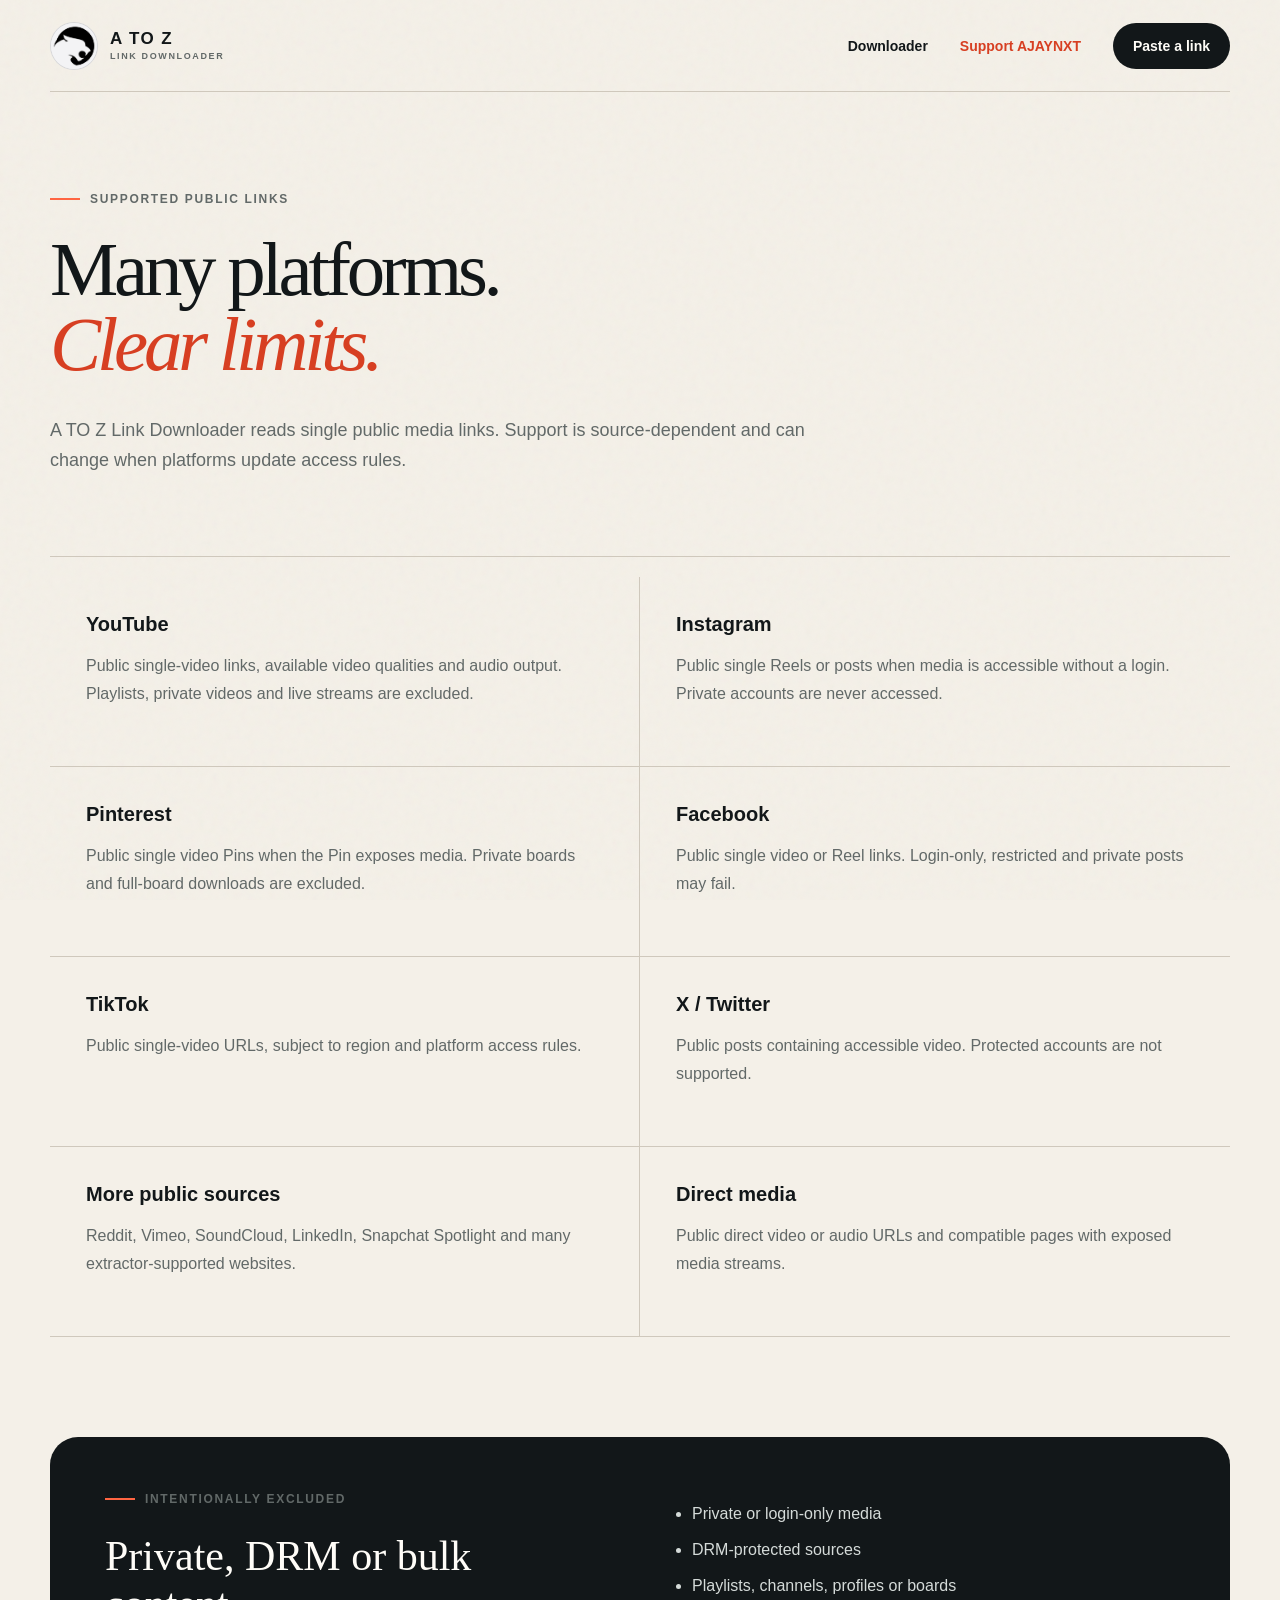
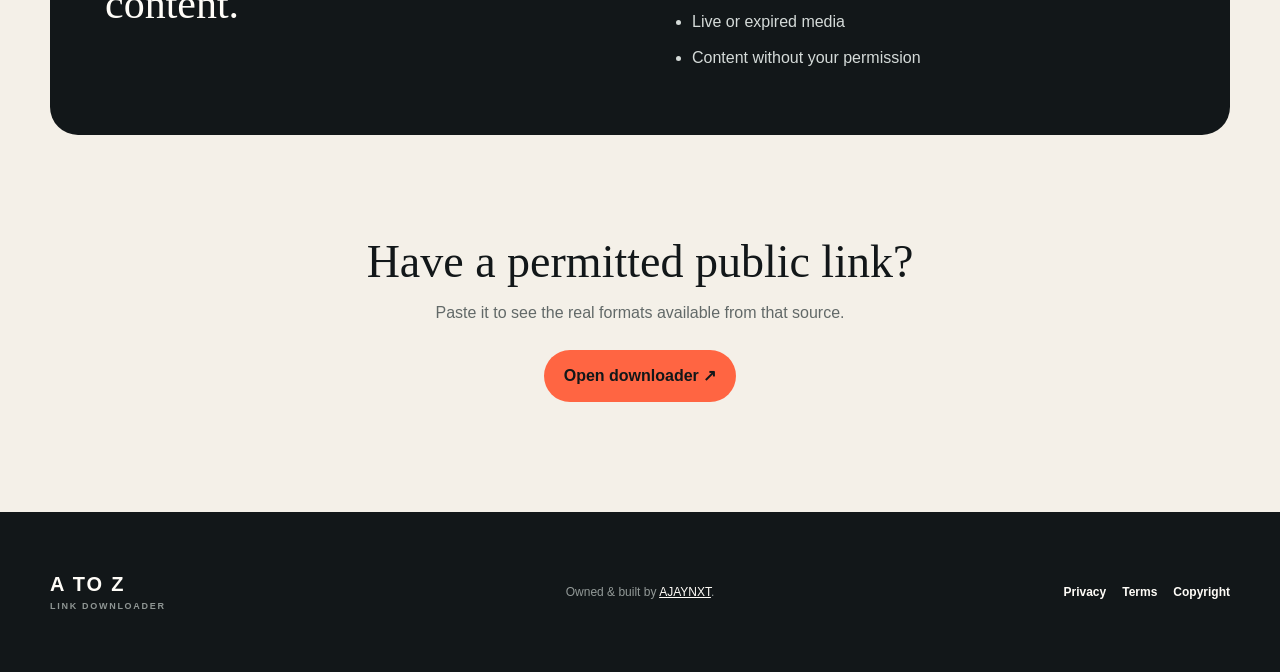
<file: supported-sites.html>
<!doctype html>
<html lang="en-IN">
  <head>
    <meta charset="utf-8"><meta name="viewport" content="width=device-width, initial-scale=1">
    <meta name="theme-color" content="#f4f0e8">
    <meta name="description" content="See the public video, Reel, Pin and audio sites supported by A TO Z Link Downloader, plus honest access and quality limits.">
    <meta name="robots" content="index,follow,max-image-preview:large">
    
    <link rel="canonical" href="https://linkdownload.ajaynxt.com/supported-sites.html">
    <meta property="og:type" content="website"><meta property="og:site_name" content="A TO Z Link Downloader">
    <meta property="og:title" content="Supported Public Video Sites | A TO Z Link Downloader">
    <meta property="og:description" content="Major public video, Reel, Pin and audio platforms, with clear limits.">
    <meta property="og:url" content="https://linkdownload.ajaynxt.com/supported-sites.html"><meta property="og:image" content="https://linkdownload.ajaynxt.com/social-cover.png">
    <meta name="twitter:card" content="summary_large_image">
    <title>Supported Public Video Sites | A TO Z Link Downloader</title>
    <link rel="icon" href="./favicon.svg" type="image/svg+xml"><link rel="stylesheet" href="./styles.css">
    <script type="application/ld+json">{"@context":"https://schema.org","@graph":[{"@type":"Organization","@id":"https://ajaynxt.com/#organization","name":"AJAYNXT","url":"https://ajaynxt.com/","email":"ajayx3neha@gmail.com","sameAs":["https://www.instagram.com/ajay_nxt_/","https://x.com/Ajay_Nxt_"]},{"@type":"WebSite","@id":"https://linkdownload.ajaynxt.com/#website","url":"https://linkdownload.ajaynxt.com/","name":"A TO Z Link Downloader","publisher":{"@id":"https://ajaynxt.com/#organization"},"inLanguage":"en-IN"},{"@type":"WebApplication","@id":"https://linkdownload.ajaynxt.com/#app","name":"A TO Z Link Downloader","url":"https://linkdownload.ajaynxt.com/","applicationCategory":"MultimediaApplication","operatingSystem":"Any","isAccessibleForFree":true,"offers":{"@type":"Offer","price":"0","priceCurrency":"INR"},"description":"Save permitted public video, Reel and audio links in the best available source quality.","publisher":{"@id":"https://ajaynxt.com/#organization"}}]}</script>
  </head>
  <body>
    <a class="skip-link" href="#main">Skip to content</a>
    <header class="site-header"><a class="brand" href="./"><span class="brand-mark" aria-hidden="true"><img src="./ajaynxt-panther-logo.jpeg" alt="" width="48" height="48"></span><span class="brand-copy"><strong>A TO Z</strong><small>LINK DOWNLOADER</small></span></a><nav><a href="./">Downloader</a><a class="support-nav" href="upi://pay?pa=9929562585@ybl&amp;pn=AJAYNXT&amp;cu=INR&amp;tn=Support%20A%20TO%20Z%20Link%20Downloader">Support AJAYNXT</a><a class="nav-cta" href="./#downloader">Paste a link</a></nav></header>
    <main class="content-main" id="main">
      <section class="content-hero"><p class="eyebrow"><span></span> Supported public links</p><h1>Many platforms.<br><em>Clear limits.</em></h1><p>A TO Z Link Downloader reads single public media links. Support is source-dependent and can change when platforms update access rules.</p></section>
      <section class="site-grid" aria-label="Common supported platforms">
        <article><h2>YouTube</h2><p>Public single-video links, available video qualities and audio output. Playlists, private videos and live streams are excluded.</p></article>
        <article><h2>Instagram</h2><p>Public single Reels or posts when media is accessible without a login. Private accounts are never accessed.</p></article>
        <article><h2>Pinterest</h2><p>Public single video Pins when the Pin exposes media. Private boards and full-board downloads are excluded.</p></article>
        <article><h2>Facebook</h2><p>Public single video or Reel links. Login-only, restricted and private posts may fail.</p></article>
        <article><h2>TikTok</h2><p>Public single-video URLs, subject to region and platform access rules.</p></article>
        <article><h2>X / Twitter</h2><p>Public posts containing accessible video. Protected accounts are not supported.</p></article>
        <article><h2>More public sources</h2><p>Reddit, Vimeo, SoundCloud, LinkedIn, Snapchat Spotlight and many extractor-supported websites.</p></article>
        <article><h2>Direct media</h2><p>Public direct video or audio URLs and compatible pages with exposed media streams.</p></article>
      </section>
      <section class="limit-panel"><div><p class="eyebrow"><span></span> Intentionally excluded</p><h2>Private, DRM or bulk content.</h2></div><ul><li>Private or login-only media</li><li>DRM-protected sources</li><li>Playlists, channels, profiles or boards</li><li>Live or expired media</li><li>Content without your permission</li></ul></section>
      <section class="content-cta"><h2>Have a permitted public link?</h2><p>Paste it to see the real formats available from that source.</p><a class="support-primary" href="./#downloader">Open downloader ↗</a></section>
    </main>
    <footer><div class="footer-brand"><strong>A TO Z</strong><span>LINK DOWNLOADER</span></div><p>Owned &amp; built by <a href="https://ajaynxt.com">AJAYNXT</a>.</p><nav class="footer-links"><a href="./privacy.html">Privacy</a><a href="./terms.html">Terms</a><a href="./copyright.html">Copyright</a></nav></footer>
  </body>
</html>
</file>
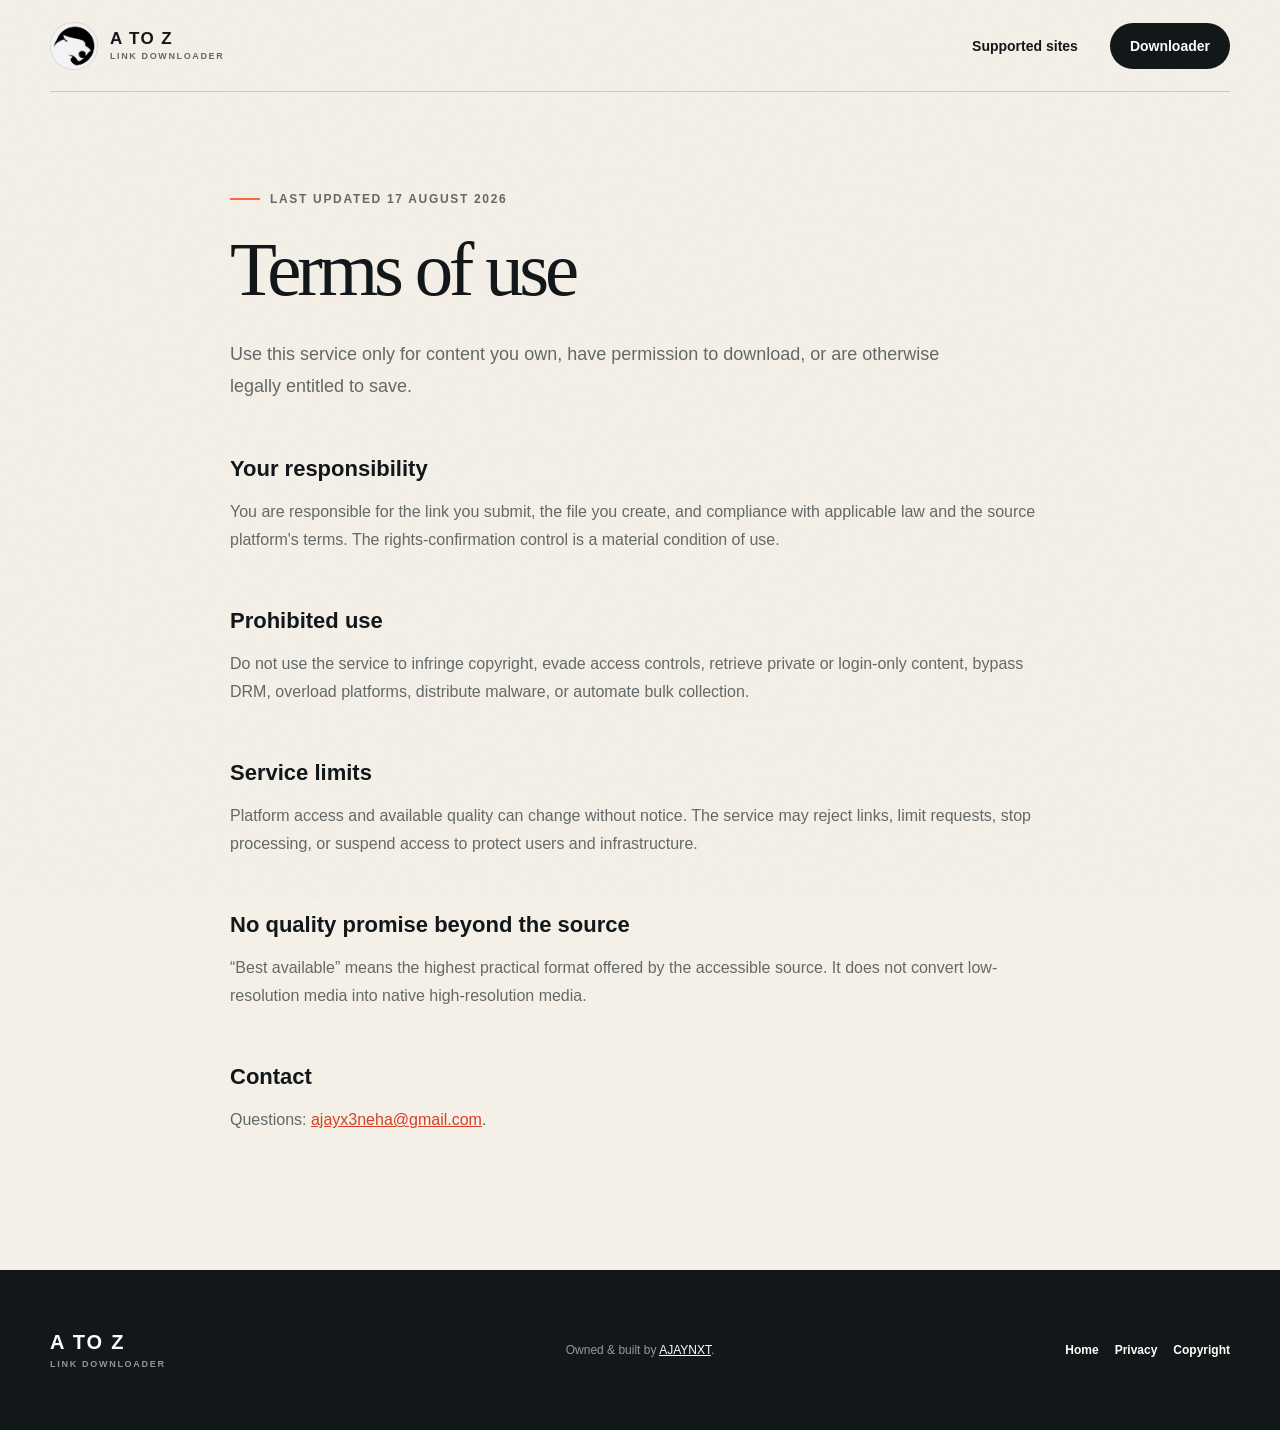
<file: terms.html>
<!doctype html>
<html lang="en-IN"><head><meta charset="utf-8"><meta name="viewport" content="width=device-width, initial-scale=1"><meta name="theme-color" content="#f4f0e8"><meta name="description" content="Responsible-use terms for the AJAYNXT A TO Z Link Downloader."><meta name="robots" content="index,follow"><link rel="canonical" href="https://linkdownload.ajaynxt.com/terms.html"><title>Terms of Use | A TO Z Link Downloader</title><link rel="icon" href="./favicon.svg" type="image/svg+xml"><link rel="stylesheet" href="./styles.css"></head>
<body><a class="skip-link" href="#main">Skip to content</a><header class="site-header"><a class="brand" href="./"><span class="brand-mark" aria-hidden="true"><img src="./ajaynxt-panther-logo.jpeg" alt="" width="48" height="48"></span><span class="brand-copy"><strong>A TO Z</strong><small>LINK DOWNLOADER</small></span></a><nav><a href="./supported-sites.html">Supported sites</a><a class="nav-cta" href="./#downloader">Downloader</a></nav></header><main class="policy-main" id="main"><p class="eyebrow"><span></span> Last updated 17 August 2026</p><h1>Terms of use</h1><p class="policy-lead">Use this service only for content you own, have permission to download, or are otherwise legally entitled to save.</p><h2>Your responsibility</h2><p>You are responsible for the link you submit, the file you create, and compliance with applicable law and the source platform's terms. The rights-confirmation control is a material condition of use.</p><h2>Prohibited use</h2><p>Do not use the service to infringe copyright, evade access controls, retrieve private or login-only content, bypass DRM, overload platforms, distribute malware, or automate bulk collection.</p><h2>Service limits</h2><p>Platform access and available quality can change without notice. The service may reject links, limit requests, stop processing, or suspend access to protect users and infrastructure.</p><h2>No quality promise beyond the source</h2><p>“Best available” means the highest practical format offered by the accessible source. It does not convert low-resolution media into native high-resolution media.</p><h2>Contact</h2><p>Questions: <a href="mailto:ajayx3neha@gmail.com">ajayx3neha@gmail.com</a>.</p></main><footer><div class="footer-brand"><strong>A TO Z</strong><span>LINK DOWNLOADER</span></div><p>Owned &amp; built by <a href="https://ajaynxt.com">AJAYNXT</a>.</p><nav class="footer-links"><a href="./">Home</a><a href="./privacy.html">Privacy</a><a href="./copyright.html">Copyright</a></nav></footer></body></html>
</file>
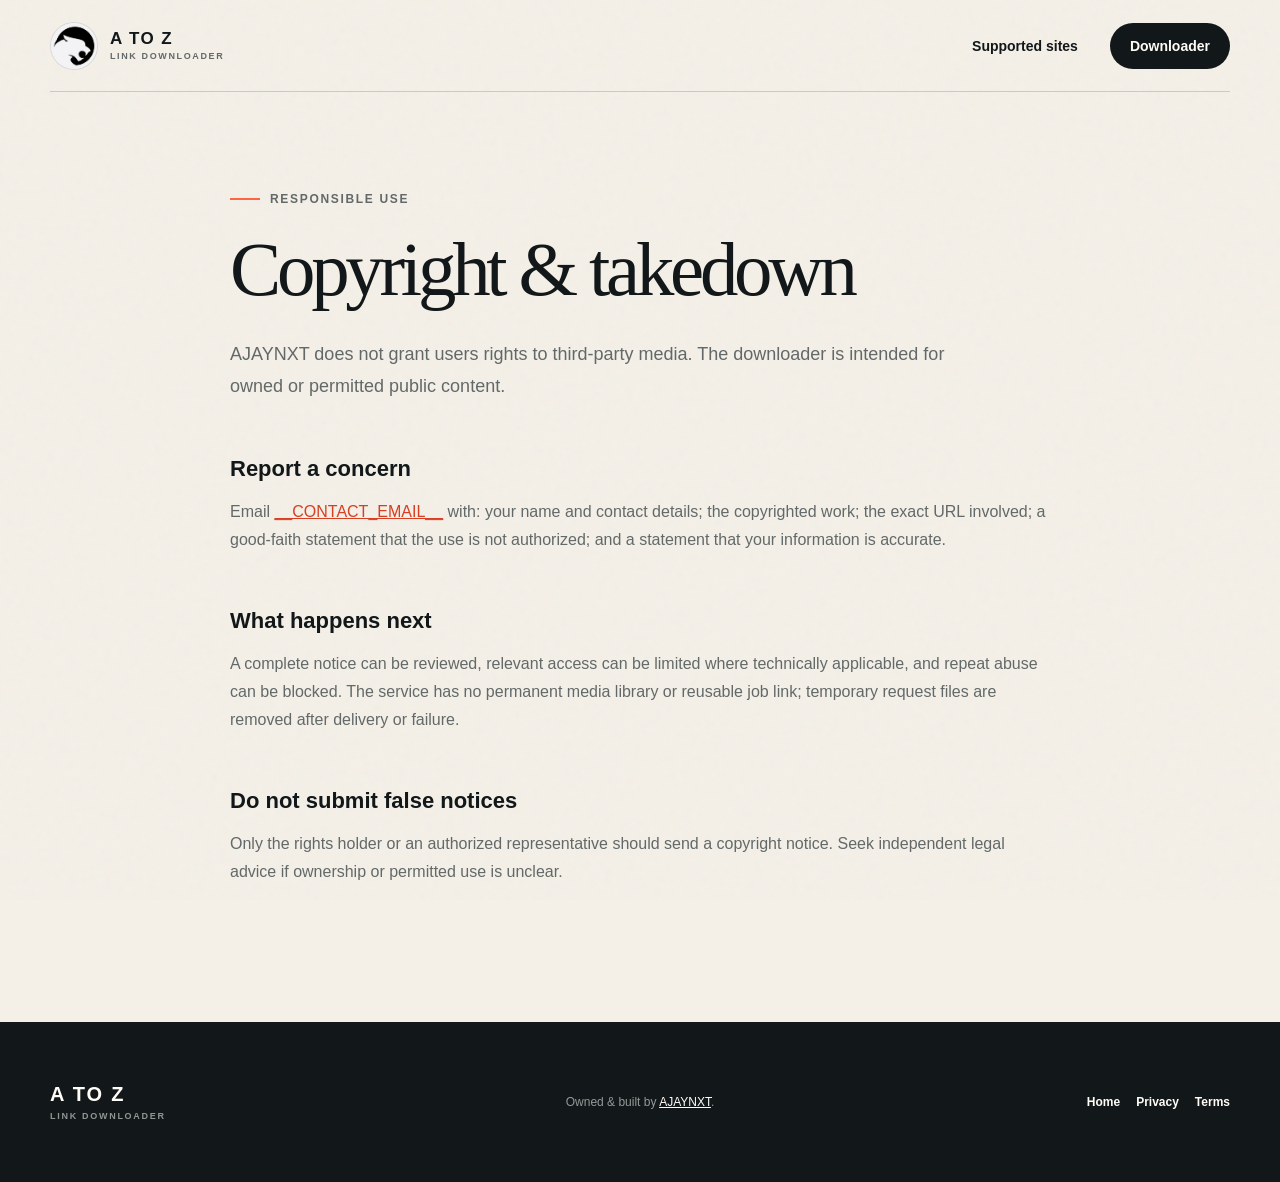
<file: app/static/copyright.html>
<!doctype html>
<html lang="en-IN"><head><meta charset="utf-8"><meta name="viewport" content="width=device-width, initial-scale=1"><meta name="theme-color" content="#f4f0e8"><meta name="description" content="Copyright and takedown contact for the AJAYNXT A TO Z Link Downloader."><meta name="robots" content="index,follow"><link rel="canonical" href="__CANONICAL_URL__"><title>Copyright &amp; Takedown | A TO Z Link Downloader</title><link rel="icon" href="/favicon.svg" type="image/svg+xml"><link rel="stylesheet" href="/styles.css"></head>
<body><a class="skip-link" href="#main">Skip to content</a><header class="site-header"><a class="brand" href="/"><span class="brand-mark" aria-hidden="true"><img src="/ajaynxt-panther-logo.jpeg" alt="" width="48" height="48"></span><span class="brand-copy"><strong>A TO Z</strong><small>LINK DOWNLOADER</small></span></a><nav><a href="/supported-sites">Supported sites</a><a class="nav-cta" href="/#downloader">Downloader</a></nav></header><main class="policy-main" id="main"><p class="eyebrow"><span></span> Responsible use</p><h1>Copyright &amp; takedown</h1><p class="policy-lead">AJAYNXT does not grant users rights to third-party media. The downloader is intended for owned or permitted public content.</p><h2>Report a concern</h2><p>Email <a href="mailto:__CONTACT_EMAIL__">__CONTACT_EMAIL__</a> with: your name and contact details; the copyrighted work; the exact URL involved; a good-faith statement that the use is not authorized; and a statement that your information is accurate.</p><h2>What happens next</h2><p>A complete notice can be reviewed, relevant access can be limited where technically applicable, and repeat abuse can be blocked. The service has no permanent media library or reusable job link; temporary request files are removed after delivery or failure.</p><h2>Do not submit false notices</h2><p>Only the rights holder or an authorized representative should send a copyright notice. Seek independent legal advice if ownership or permitted use is unclear.</p></main><footer><div class="footer-brand"><strong>A TO Z</strong><span>LINK DOWNLOADER</span></div><p>Owned &amp; built by <a href="https://ajaynxt.com">AJAYNXT</a>.</p><nav class="footer-links"><a href="/">Home</a><a href="/privacy">Privacy</a><a href="/terms">Terms</a></nav></footer></body></html>
</file>
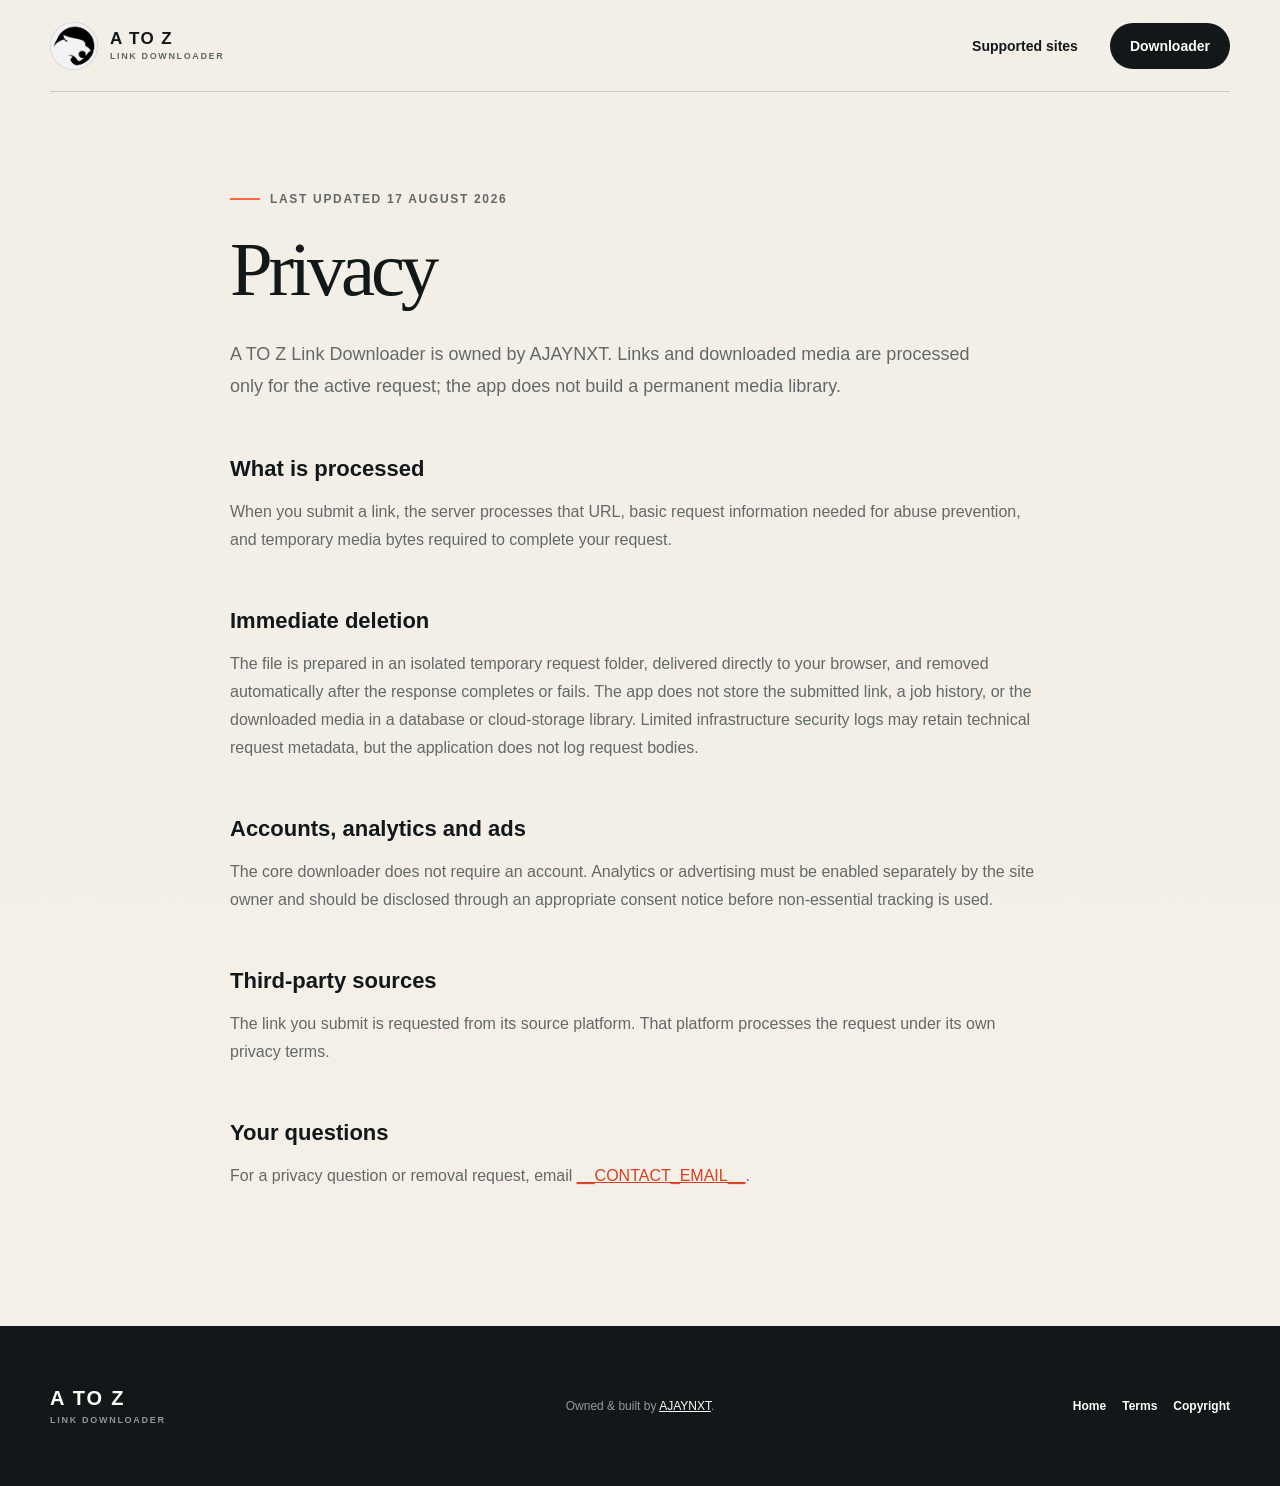
<file: app/static/privacy.html>
<!doctype html>
<html lang="en-IN"><head><meta charset="utf-8"><meta name="viewport" content="width=device-width, initial-scale=1"><meta name="theme-color" content="#f4f0e8"><meta name="description" content="Privacy information for the AJAYNXT A TO Z Link Downloader."><meta name="robots" content="index,follow"><link rel="canonical" href="__CANONICAL_URL__"><title>Privacy | A TO Z Link Downloader</title><link rel="icon" href="/favicon.svg" type="image/svg+xml"><link rel="stylesheet" href="/styles.css"></head>
<body><a class="skip-link" href="#main">Skip to content</a><header class="site-header"><a class="brand" href="/"><span class="brand-mark" aria-hidden="true"><img src="/ajaynxt-panther-logo.jpeg" alt="" width="48" height="48"></span><span class="brand-copy"><strong>A TO Z</strong><small>LINK DOWNLOADER</small></span></a><nav><a href="/supported-sites">Supported sites</a><a class="nav-cta" href="/#downloader">Downloader</a></nav></header><main class="policy-main" id="main"><p class="eyebrow"><span></span> Last updated 17 August 2026</p><h1>Privacy</h1><p class="policy-lead">A TO Z Link Downloader is owned by AJAYNXT. Links and downloaded media are processed only for the active request; the app does not build a permanent media library.</p><h2>What is processed</h2><p>When you submit a link, the server processes that URL, basic request information needed for abuse prevention, and temporary media bytes required to complete your request.</p><h2>Immediate deletion</h2><p>The file is prepared in an isolated temporary request folder, delivered directly to your browser, and removed automatically after the response completes or fails. The app does not store the submitted link, a job history, or the downloaded media in a database or cloud-storage library. Limited infrastructure security logs may retain technical request metadata, but the application does not log request bodies.</p><h2>Accounts, analytics and ads</h2><p>The core downloader does not require an account. Analytics or advertising must be enabled separately by the site owner and should be disclosed through an appropriate consent notice before non-essential tracking is used.</p><h2>Third-party sources</h2><p>The link you submit is requested from its source platform. That platform processes the request under its own privacy terms.</p><h2>Your questions</h2><p>For a privacy question or removal request, email <a href="mailto:__CONTACT_EMAIL__">__CONTACT_EMAIL__</a>.</p></main><footer><div class="footer-brand"><strong>A TO Z</strong><span>LINK DOWNLOADER</span></div><p>Owned &amp; built by <a href="https://ajaynxt.com">AJAYNXT</a>.</p><nav class="footer-links"><a href="/">Home</a><a href="/terms">Terms</a><a href="/copyright">Copyright</a></nav></footer></body></html>
</file>
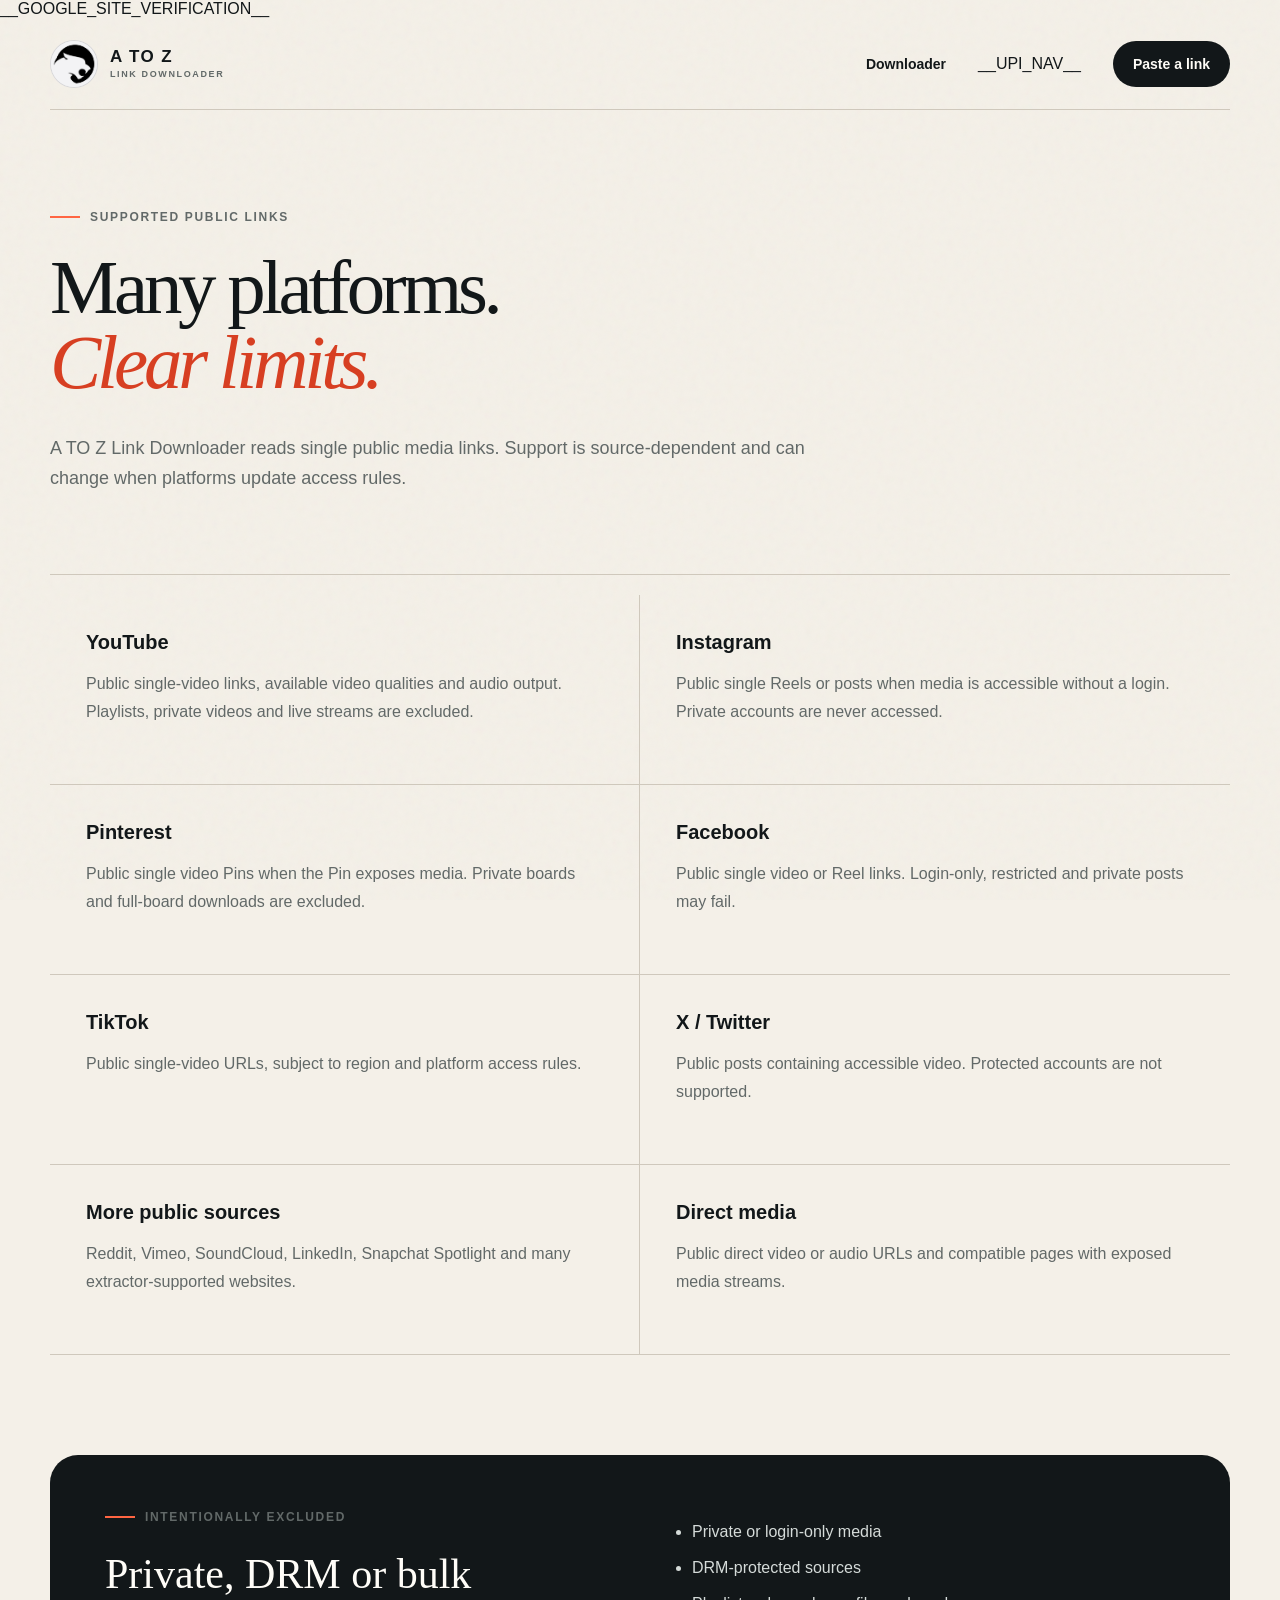
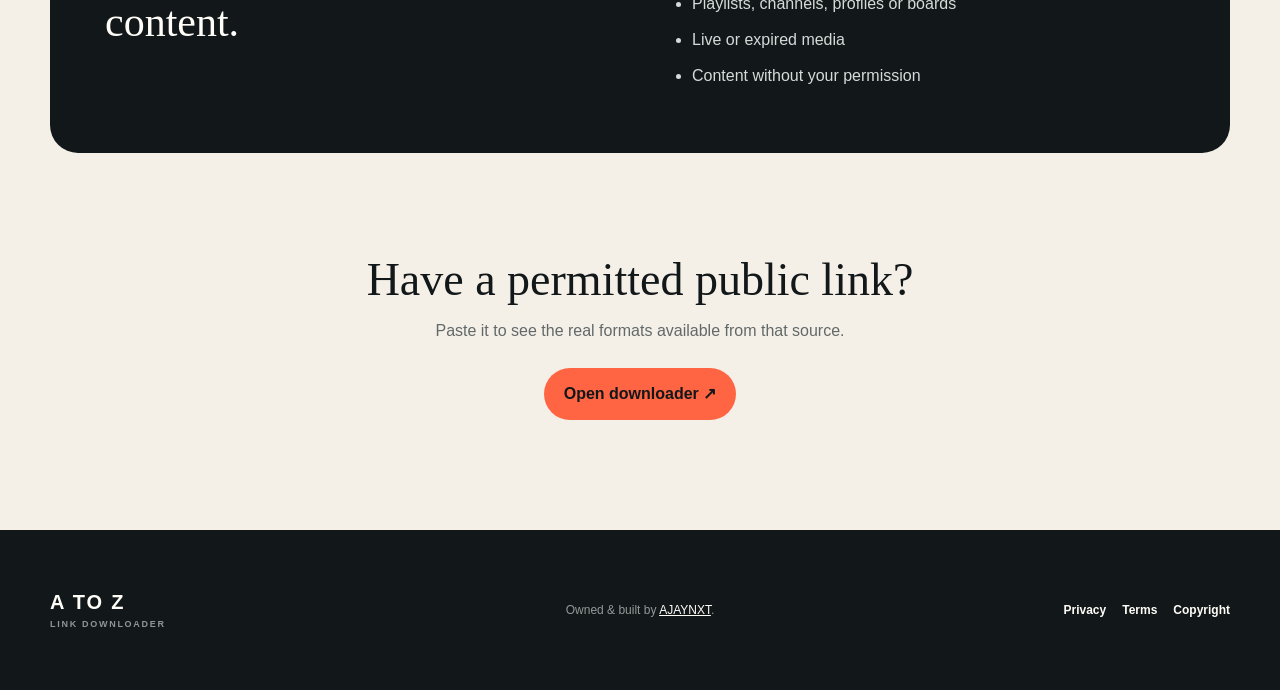
<file: app/static/supported-sites.html>
<!doctype html>
<html lang="en-IN">
  <head>
    <meta charset="utf-8"><meta name="viewport" content="width=device-width, initial-scale=1">
    <meta name="theme-color" content="#f4f0e8">
    <meta name="description" content="See the public video, Reel, Pin and audio sites supported by A TO Z Link Downloader, plus honest access and quality limits.">
    <meta name="robots" content="index,follow,max-image-preview:large">
    __GOOGLE_SITE_VERIFICATION__
    <link rel="canonical" href="__CANONICAL_URL__">
    <meta property="og:type" content="website"><meta property="og:site_name" content="A TO Z Link Downloader">
    <meta property="og:title" content="Supported Public Video Sites | A TO Z Link Downloader">
    <meta property="og:description" content="Major public video, Reel, Pin and audio platforms, with clear limits.">
    <meta property="og:url" content="__CANONICAL_URL__"><meta property="og:image" content="__PUBLIC_BASE_URL__/social-cover.png">
    <meta name="twitter:card" content="summary_large_image">
    <title>Supported Public Video Sites | A TO Z Link Downloader</title>
    <link rel="icon" href="/favicon.svg" type="image/svg+xml"><link rel="stylesheet" href="/styles.css">
    <script type="application/ld+json">__SCHEMA_JSON__</script>
  </head>
  <body>
    <a class="skip-link" href="#main">Skip to content</a>
    <header class="site-header"><a class="brand" href="/"><span class="brand-mark" aria-hidden="true"><img src="/ajaynxt-panther-logo.jpeg" alt="" width="48" height="48"></span><span class="brand-copy"><strong>A TO Z</strong><small>LINK DOWNLOADER</small></span></a><nav><a href="/">Downloader</a>__UPI_NAV__<a class="nav-cta" href="/#downloader">Paste a link</a></nav></header>
    <main class="content-main" id="main">
      <section class="content-hero"><p class="eyebrow"><span></span> Supported public links</p><h1>Many platforms.<br><em>Clear limits.</em></h1><p>A TO Z Link Downloader reads single public media links. Support is source-dependent and can change when platforms update access rules.</p></section>
      <section class="site-grid" aria-label="Common supported platforms">
        <article><h2>YouTube</h2><p>Public single-video links, available video qualities and audio output. Playlists, private videos and live streams are excluded.</p></article>
        <article><h2>Instagram</h2><p>Public single Reels or posts when media is accessible without a login. Private accounts are never accessed.</p></article>
        <article><h2>Pinterest</h2><p>Public single video Pins when the Pin exposes media. Private boards and full-board downloads are excluded.</p></article>
        <article><h2>Facebook</h2><p>Public single video or Reel links. Login-only, restricted and private posts may fail.</p></article>
        <article><h2>TikTok</h2><p>Public single-video URLs, subject to region and platform access rules.</p></article>
        <article><h2>X / Twitter</h2><p>Public posts containing accessible video. Protected accounts are not supported.</p></article>
        <article><h2>More public sources</h2><p>Reddit, Vimeo, SoundCloud, LinkedIn, Snapchat Spotlight and many extractor-supported websites.</p></article>
        <article><h2>Direct media</h2><p>Public direct video or audio URLs and compatible pages with exposed media streams.</p></article>
      </section>
      <section class="limit-panel"><div><p class="eyebrow"><span></span> Intentionally excluded</p><h2>Private, DRM or bulk content.</h2></div><ul><li>Private or login-only media</li><li>DRM-protected sources</li><li>Playlists, channels, profiles or boards</li><li>Live or expired media</li><li>Content without your permission</li></ul></section>
      <section class="content-cta"><h2>Have a permitted public link?</h2><p>Paste it to see the real formats available from that source.</p><a class="support-primary" href="/#downloader">Open downloader ↗</a></section>
    </main>
    <footer><div class="footer-brand"><strong>A TO Z</strong><span>LINK DOWNLOADER</span></div><p>Owned &amp; built by <a href="https://ajaynxt.com">AJAYNXT</a>.</p><nav class="footer-links"><a href="/privacy">Privacy</a><a href="/terms">Terms</a><a href="/copyright">Copyright</a></nav></footer>
  </body>
</html>
</file>
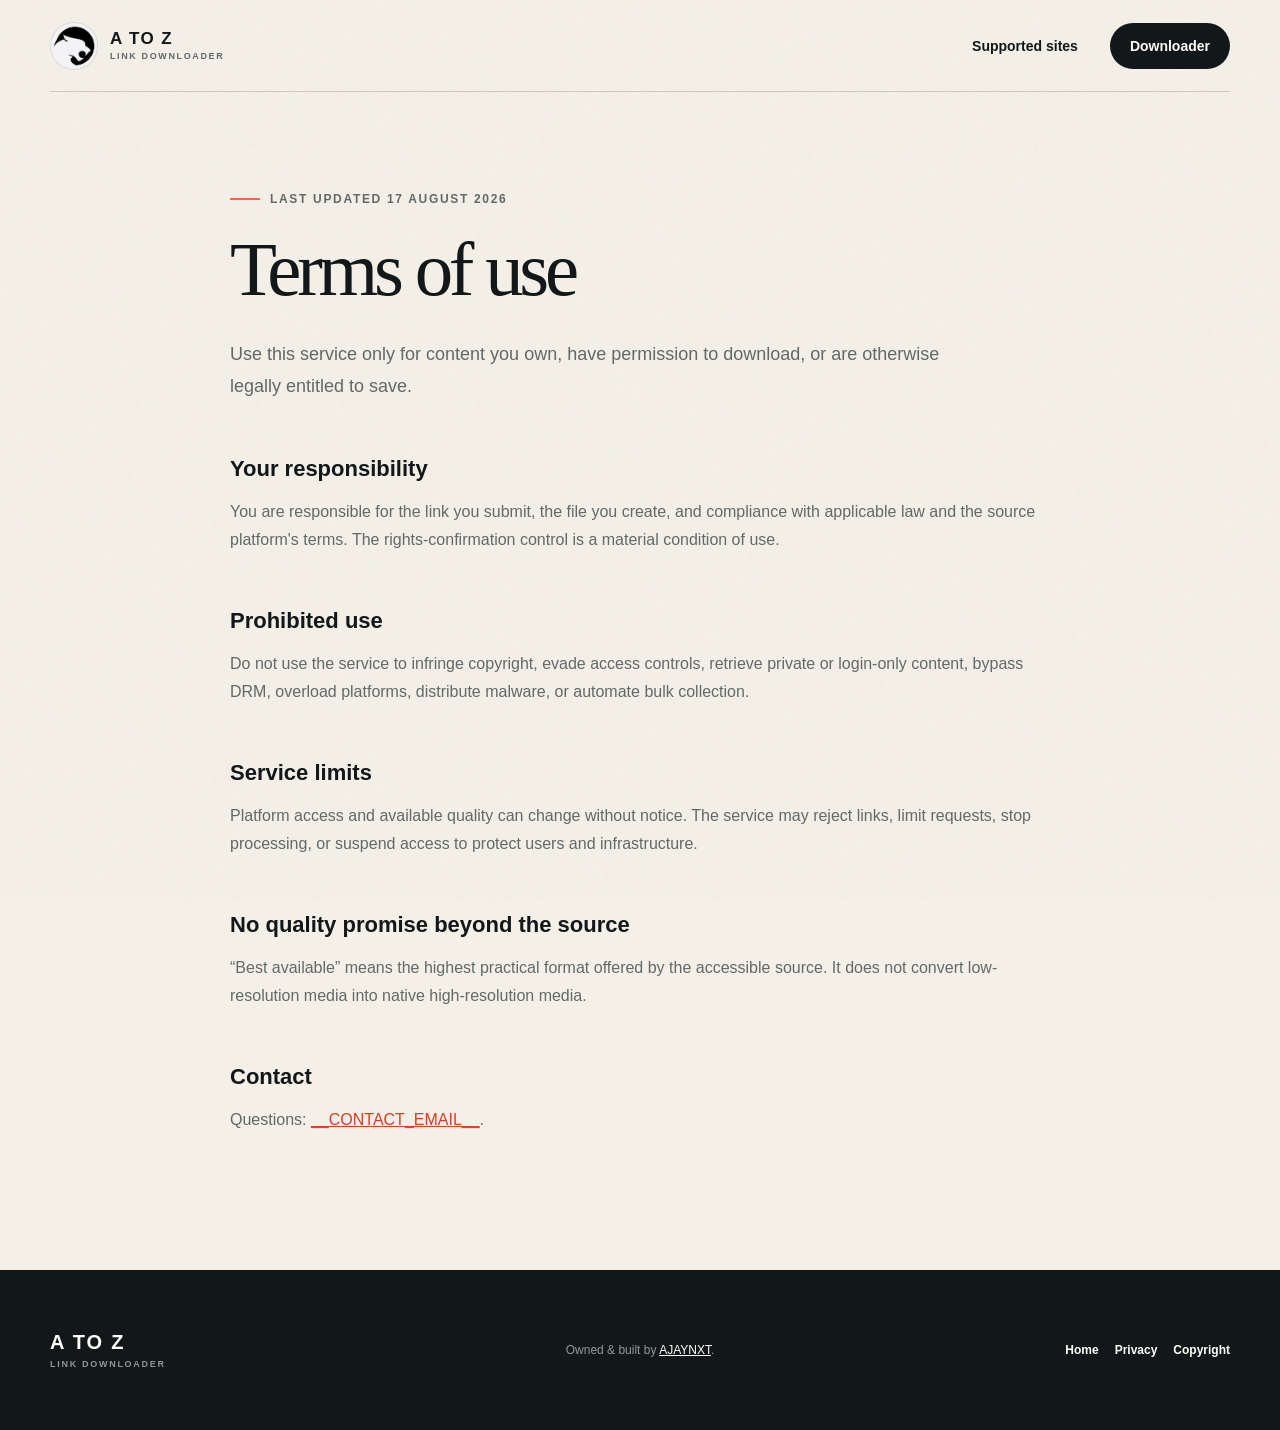
<file: app/static/terms.html>
<!doctype html>
<html lang="en-IN"><head><meta charset="utf-8"><meta name="viewport" content="width=device-width, initial-scale=1"><meta name="theme-color" content="#f4f0e8"><meta name="description" content="Responsible-use terms for the AJAYNXT A TO Z Link Downloader."><meta name="robots" content="index,follow"><link rel="canonical" href="__CANONICAL_URL__"><title>Terms of Use | A TO Z Link Downloader</title><link rel="icon" href="/favicon.svg" type="image/svg+xml"><link rel="stylesheet" href="/styles.css"></head>
<body><a class="skip-link" href="#main">Skip to content</a><header class="site-header"><a class="brand" href="/"><span class="brand-mark" aria-hidden="true"><img src="/ajaynxt-panther-logo.jpeg" alt="" width="48" height="48"></span><span class="brand-copy"><strong>A TO Z</strong><small>LINK DOWNLOADER</small></span></a><nav><a href="/supported-sites">Supported sites</a><a class="nav-cta" href="/#downloader">Downloader</a></nav></header><main class="policy-main" id="main"><p class="eyebrow"><span></span> Last updated 17 August 2026</p><h1>Terms of use</h1><p class="policy-lead">Use this service only for content you own, have permission to download, or are otherwise legally entitled to save.</p><h2>Your responsibility</h2><p>You are responsible for the link you submit, the file you create, and compliance with applicable law and the source platform's terms. The rights-confirmation control is a material condition of use.</p><h2>Prohibited use</h2><p>Do not use the service to infringe copyright, evade access controls, retrieve private or login-only content, bypass DRM, overload platforms, distribute malware, or automate bulk collection.</p><h2>Service limits</h2><p>Platform access and available quality can change without notice. The service may reject links, limit requests, stop processing, or suspend access to protect users and infrastructure.</p><h2>No quality promise beyond the source</h2><p>“Best available” means the highest practical format offered by the accessible source. It does not convert low-resolution media into native high-resolution media.</p><h2>Contact</h2><p>Questions: <a href="mailto:__CONTACT_EMAIL__">__CONTACT_EMAIL__</a>.</p></main><footer><div class="footer-brand"><strong>A TO Z</strong><span>LINK DOWNLOADER</span></div><p>Owned &amp; built by <a href="https://ajaynxt.com">AJAYNXT</a>.</p><nav class="footer-links"><a href="/">Home</a><a href="/privacy">Privacy</a><a href="/copyright">Copyright</a></nav></footer></body></html>
</file>
<file: styles.css>
:root {
  --paper: #f4f0e8;
  --paper-deep: #e8e1d5;
  --ink: #121719;
  --muted: #626968;
  --line: #cfc8bc;
  --accent: #ff6542;
  --accent-dark: #d73f22;
  --blue: #3458d4;
  --white: #fffdf8;
  --success: #176a4a;
  --danger: #a52e22;
  --radius-sm: 8px;
  --radius-md: 16px;
  --radius-lg: 28px;
  --shadow: 0 24px 80px rgba(19, 24, 25, 0.12);
  --container: min(1180px, calc(100% - 40px));
}

* {
  box-sizing: border-box;
}

html {
  scroll-behavior: smooth;
}

body {
  margin: 0;
  color: var(--ink);
  background: var(--paper);
  font-family: Inter, ui-sans-serif, -apple-system, BlinkMacSystemFont, "Segoe UI", sans-serif;
  -webkit-font-smoothing: antialiased;
}

body::before {
  position: fixed;
  z-index: -1;
  inset: 0;
  content: "";
  pointer-events: none;
  opacity: 0.045;
  background-image: url("data:image/svg+xml,%3Csvg viewBox='0 0 140 140' xmlns='http://www.w3.org/2000/svg'%3E%3Cfilter id='n'%3E%3CfeTurbulence type='fractalNoise' baseFrequency='.9' numOctaves='3' stitchTiles='stitch'/%3E%3C/filter%3E%3Crect width='100%25' height='100%25' filter='url(%23n)' opacity='.8'/%3E%3C/svg%3E");
}

[hidden] {
  display: none !important;
}

a {
  color: inherit;
}

button,
input {
  font: inherit;
}

button,
a {
  -webkit-tap-highlight-color: transparent;
}

:focus-visible {
  outline: 3px solid var(--blue);
  outline-offset: 4px;
}

::selection {
  color: var(--ink);
  background: #ffd2c7;
}

.skip-link {
  position: fixed;
  z-index: 50;
  top: 12px;
  left: 12px;
  padding: 12px 18px;
  color: var(--white);
  background: var(--ink);
  border-radius: var(--radius-sm);
  transform: translateY(-160%);
}

.skip-link:focus {
  transform: translateY(0);
}

.site-header {
  width: var(--container);
  min-height: 92px;
  margin: 0 auto;
  display: flex;
  align-items: center;
  justify-content: space-between;
  border-bottom: 1px solid var(--line);
}

.brand {
  display: inline-flex;
  gap: 12px;
  align-items: center;
  text-decoration: none;
}

.brand-mark {
  position: relative;
  width: 48px;
  height: 48px;
  display: grid;
  place-items: center;
  overflow: hidden;
  flex: 0 0 auto;
  background: #f4f4f5;
  border: 1px solid rgba(18, 23, 25, .12);
  border-radius: 50%;
}

.brand-mark img {
  width: 100%;
  height: 100%;
  display: block;
  object-fit: cover;
  transform: scale(1.42);
}

.brand-copy {
  display: grid;
  line-height: 1;
}

.brand-copy strong {
  font-size: 17px;
  letter-spacing: 0.08em;
}

.brand-copy small {
  margin-top: 5px;
  color: var(--muted);
  font-size: 9px;
  font-weight: 750;
  letter-spacing: 0.18em;
}

.site-header nav {
  display: flex;
  gap: 32px;
  align-items: center;
}

.site-header nav a {
  font-size: 14px;
  font-weight: 650;
  text-decoration: none;
}

.site-header nav a:not(.nav-cta):hover {
  color: var(--accent-dark);
}

.nav-cta {
  min-height: 46px;
  padding: 0 20px;
  display: inline-flex;
  align-items: center;
  color: var(--white);
  background: var(--ink);
  border-radius: 999px;
}

.nav-cta:hover {
  background: var(--accent-dark);
}

.support-nav {
  color: var(--accent-dark);
  white-space: nowrap;
}

.owner-ad {
  width: var(--container);
  margin: 0 auto 72px;
  padding: 20px 24px;
  display: grid;
  grid-template-columns: auto 1fr auto;
  gap: 24px;
  align-items: center;
  color: var(--white);
  background: var(--blue);
  border-radius: var(--radius-md);
}

.owner-ad > span { font-size: 10px; font-weight: 850; letter-spacing: .14em; }
.owner-ad strong { display: block; font-size: 16px; }
.owner-ad p { margin: 4px 0 0; color: #e5e9ff; font-size: 12px; }
.owner-ad a { padding: 12px 16px; color: var(--ink); background: var(--white); border-radius: 999px; font-size: 12px; font-weight: 780; text-decoration: none; white-space: nowrap; }

.hero {
  position: relative;
  width: var(--container);
  min-height: 710px;
  margin: 0 auto;
  padding: 92px 0 70px;
  display: grid;
  grid-template-columns: minmax(0, 840px) minmax(220px, 1fr);
  gap: 70px;
  align-items: end;
}

.hero::after {
  position: absolute;
  top: 64px;
  right: 5%;
  z-index: -1;
  width: 250px;
  height: 250px;
  content: "";
  border: 1px solid rgba(18, 23, 25, 0.1);
  border-radius: 50%;
  box-shadow: 0 0 0 36px rgba(18, 23, 25, 0.025), 0 0 0 72px rgba(18, 23, 25, 0.018);
}

.eyebrow {
  margin: 0 0 26px;
  display: flex;
  gap: 10px;
  align-items: center;
  color: var(--muted);
  font-size: 12px;
  font-weight: 780;
  letter-spacing: 0.14em;
  text-transform: uppercase;
}

.eyebrow span {
  width: 30px;
  height: 2px;
  background: var(--accent);
}

.hero h1,
.how-heading h2,
.job-copy h2,
.faq-heading h2 {
  margin: 0;
  font-family: Georgia, "Times New Roman", serif;
  font-weight: 500;
  letter-spacing: -0.055em;
}

.hero h1 {
  max-width: 760px;
  font-size: clamp(70px, 9.4vw, 136px);
  line-height: 0.81;
}

.hero h1 em,
.how-heading h2 em {
  color: var(--accent);
  font-weight: 500;
}

.hero-intro {
  max-width: 650px;
  margin: 36px 0 38px;
  color: #49504f;
  font-size: 18px;
  line-height: 1.65;
}

.service-finder {
  position: relative;
  max-width: 650px;
  margin: -10px 0 28px;
}

.service-finder > label {
  display: block;
  margin-bottom: 9px;
  font-size: 13px;
  font-weight: 750;
}

.service-search-shell {
  min-height: 52px;
  padding: 0 16px;
  display: grid;
  grid-template-columns: auto 1fr;
  gap: 10px;
  align-items: center;
  background: rgba(255, 253, 248, .68);
  border: 1px solid var(--line);
  border-radius: 12px;
}

.service-search-shell:focus-within {
  border-color: var(--blue);
  box-shadow: 0 0 0 4px rgba(52, 88, 212, .1);
}

.service-search-shell > span { color: var(--accent-dark); font-size: 24px; line-height: 1; }

.service-search-shell input {
  width: 100%;
  min-width: 0;
  padding: 14px 0;
  color: var(--ink);
  background: transparent;
  border: 0;
  outline: 0;
}

.service-suggestions {
  position: absolute;
  z-index: 12;
  top: 79px;
  right: 0;
  left: 0;
  padding: 8px;
  background: var(--white);
  border: 1px solid var(--line);
  border-radius: 14px;
  box-shadow: var(--shadow);
}

.service-suggestion {
  width: 100%;
  padding: 12px 13px;
  display: grid;
  grid-template-columns: 1fr auto;
  gap: 20px;
  color: var(--ink);
  text-align: left;
  background: transparent;
  border: 0;
  border-radius: 9px;
  cursor: pointer;
}

.service-suggestion:hover,
.service-suggestion:focus-visible { background: var(--paper); }
.service-suggestion > span { display: grid; gap: 3px; }
.service-suggestion strong { font-size: 13px; }
.service-suggestion small { color: var(--muted); }
.service-suggestion mark { color: var(--accent-dark); background: transparent; font-size: 11px; font-weight: 750; }

.popular-searches {
  margin-top: 9px;
  display: flex;
  flex-wrap: wrap;
  gap: 7px;
  align-items: center;
}

.popular-searches span { color: var(--muted); font-size: 11px; }
.popular-searches button {
  padding: 5px 9px;
  color: var(--muted);
  background: transparent;
  border: 1px solid var(--line);
  border-radius: 999px;
  font-size: 11px;
  cursor: pointer;
}

.popular-searches button:hover { color: var(--accent-dark); border-color: var(--accent); }
.service-selected { margin: 10px 0 0; color: var(--success); font-size: 12px; font-weight: 700; }
.service-empty { margin: 0; padding: 14px; color: var(--muted); font-size: 12px; line-height: 1.55; }

.link-form > label {
  display: block;
  margin-bottom: 9px;
  font-size: 13px;
  font-weight: 750;
}

.input-shell {
  min-height: 76px;
  padding: 8px 8px 8px 23px;
  display: grid;
  grid-template-columns: 22px 1fr auto;
  gap: 13px;
  align-items: center;
  background: var(--white);
  border: 1px solid #bdb6aa;
  border-radius: var(--radius-md);
  box-shadow: 0 12px 35px rgba(28, 32, 31, 0.07);
  transition: border-color 160ms ease, box-shadow 160ms ease;
}

.input-shell:focus-within {
  border-color: var(--blue);
  box-shadow: 0 0 0 4px rgba(52, 88, 212, 0.12), 0 12px 35px rgba(28, 32, 31, 0.07);
}

.link-symbol {
  position: relative;
  width: 17px;
  height: 10px;
  border: 2px solid var(--muted);
  border-radius: 10px;
  transform: rotate(-35deg);
}

.link-symbol::after {
  position: absolute;
  top: -2px;
  left: 9px;
  width: 15px;
  height: 10px;
  content: "";
  border: 2px solid var(--muted);
  border-radius: 10px;
}

.input-shell input {
  width: 100%;
  min-width: 0;
  padding: 12px 0;
  color: var(--ink);
  background: transparent;
  border: 0;
  outline: 0;
  font-size: 16px;
}

.input-shell input::placeholder {
  color: #8b8f8b;
}

.analyze-button,
.download-button,
.ready-button {
  min-height: 58px;
  padding: 0 23px;
  display: inline-flex;
  gap: 18px;
  align-items: center;
  justify-content: center;
  color: var(--white);
  background: var(--ink);
  border: 0;
  border-radius: 11px;
  font-weight: 760;
  cursor: pointer;
  text-decoration: none;
  transition: background 160ms ease, transform 160ms ease;
}

.analyze-button i,
.download-button i,
.ready-button i {
  font-family: Georgia, serif;
  font-size: 22px;
  font-style: normal;
}

.analyze-button:hover,
.download-button:hover,
.ready-button:hover {
  background: var(--accent-dark);
  transform: translateY(-1px);
}

.analyze-button:disabled,
.download-button:disabled {
  opacity: 0.62;
  cursor: wait;
  transform: none;
}

.field-help,
.form-error,
.panel-error {
  margin: 10px 3px 0;
  color: var(--muted);
  font-size: 12px;
  line-height: 1.5;
}

.form-error,
.panel-error {
  color: var(--danger);
  font-weight: 650;
}

.platform-row {
  margin: 25px 0 0;
  padding: 0;
  display: flex;
  flex-wrap: wrap;
  gap: 12px;
  list-style: none;
}

.platform-row li {
  min-height: 36px;
  padding: 0 14px;
  display: inline-flex;
  gap: 8px;
  align-items: center;
  color: #464c4b;
  border: 1px solid var(--line);
  border-radius: 999px;
  font-size: 12px;
  font-weight: 700;
}

.platform-dot {
  width: 8px;
  height: 8px;
  background: var(--muted);
  border-radius: 50%;
}

.platform-dot.youtube { background: #e52828; }
.platform-dot.instagram { background: linear-gradient(135deg, #6532dc, #ff4d56, #f3a127); }
.platform-dot.web { background: var(--blue); }
.platform-dot.audio { background: var(--success); }

.quality-note {
  padding: 0 0 18px 26px;
  display: grid;
  grid-template-columns: auto 1fr;
  gap: 17px;
  border-left: 1px solid var(--line);
}

.quality-number {
  color: var(--accent);
  font-family: Georgia, serif;
  font-size: 30px;
}

.quality-note strong {
  display: block;
  margin-bottom: 8px;
  font-size: 14px;
}

.quality-note p {
  margin: 0;
  color: var(--muted);
  font-size: 12px;
  line-height: 1.65;
}

.result-section {
  padding: 88px max(20px, calc((100% - 1180px) / 2)) 100px;
  color: var(--white);
  background: var(--ink);
}

.section-label {
  margin-bottom: 36px;
  display: grid;
  grid-template-columns: auto 1fr;
  gap: 16px;
  align-items: center;
}

.section-label span {
  color: #9b9f9b;
  font-size: 10px;
  font-weight: 800;
  letter-spacing: 0.2em;
}

.section-label b {
  height: 1px;
  background: #373c3c;
}

.section-label.light b {
  background: rgba(255, 255, 255, 0.2);
}

.result-grid {
  display: grid;
  grid-template-columns: 1.12fr 0.88fr;
  gap: 62px;
  align-items: start;
}

.media-card {
  min-width: 0;
}

.thumbnail-wrap {
  position: relative;
  aspect-ratio: 16 / 9;
  overflow: hidden;
  background: #242a2b;
  border-radius: 4px;
}

.thumbnail-wrap img {
  width: 100%;
  height: 100%;
  display: block;
  object-fit: cover;
}

.thumbnail-wrap::after {
  position: absolute;
  inset: 0;
  content: "";
  pointer-events: none;
  background: linear-gradient(to top, rgba(10, 13, 14, 0.35), transparent 48%);
}

.thumbnail-fallback {
  width: 100%;
  height: 100%;
  display: grid;
  place-items: center;
  background: radial-gradient(circle at 25% 20%, #394243, #202526 65%);
}

.fallback-play {
  width: 72px;
  height: 72px;
  display: grid;
  place-items: center;
  border: 1px solid rgba(255, 255, 255, 0.35);
  border-radius: 50%;
}

.fallback-play::after {
  margin-left: 5px;
  content: "";
  border-top: 10px solid transparent;
  border-bottom: 10px solid transparent;
  border-left: 16px solid var(--accent);
}

.source-badge,
.duration-badge {
  position: absolute;
  z-index: 2;
  bottom: 18px;
  padding: 8px 10px;
  color: var(--white);
  background: rgba(13, 17, 18, 0.85);
  border-radius: 5px;
  font-size: 10px;
  font-weight: 800;
  letter-spacing: 0.11em;
  text-transform: uppercase;
}

.source-badge { left: 18px; }
.duration-badge { right: 18px; }

.media-copy {
  padding-top: 25px;
}

.media-copy p {
  margin: 0 0 9px;
  color: #959c9a;
  font-size: 12px;
  font-weight: 720;
  text-transform: uppercase;
  letter-spacing: 0.08em;
}

.media-copy h2 {
  max-width: 680px;
  margin: 0;
  font-size: clamp(24px, 3vw, 38px);
  line-height: 1.16;
  letter-spacing: -0.035em;
  overflow-wrap: anywhere;
}

.quality-panel {
  padding: 2px 0 0;
}

.panel-heading {
  display: flex;
  align-items: start;
  justify-content: space-between;
}

.panel-heading p {
  margin: 0 0 8px;
  color: #969c9a;
  font-size: 10px;
  font-weight: 800;
  letter-spacing: 0.18em;
}

.panel-heading h3 {
  margin: 0;
  font-size: 30px;
  letter-spacing: -0.035em;
}

.quality-seal {
  width: 52px;
  height: 52px;
  display: grid;
  place-items: center;
  color: var(--accent);
  border: 1px solid #505656;
  border-radius: 50%;
  font-family: Georgia, serif;
  font-size: 17px;
  font-style: italic;
}

.format-tabs {
  margin-top: 30px;
  display: grid;
  grid-template-columns: 1fr 1fr;
  border-bottom: 1px solid #414747;
}

.format-tabs button {
  position: relative;
  min-height: 48px;
  color: #919795;
  background: transparent;
  border: 0;
  font-weight: 750;
  cursor: pointer;
}

.format-tabs button[aria-selected="true"] {
  color: var(--white);
}

.format-tabs button[aria-selected="true"]::after {
  position: absolute;
  right: 0;
  bottom: -1px;
  left: 0;
  height: 2px;
  content: "";
  background: var(--accent);
}

.format-options {
  margin: 20px 0;
  display: grid;
  grid-template-columns: repeat(2, minmax(0, 1fr));
  gap: 10px;
}

.format-option {
  min-height: 79px;
  padding: 14px 15px;
  display: grid;
  grid-template-columns: 1fr auto;
  gap: 8px;
  text-align: left;
  color: var(--white);
  background: #1c2223;
  border: 1px solid #3b4242;
  border-radius: 9px;
  cursor: pointer;
}

.format-option:hover {
  border-color: #707675;
}

.format-option[aria-checked="true"] {
  background: #272f30;
  border-color: var(--accent);
}

.format-option strong,
.format-option small {
  display: block;
}

.format-option strong {
  margin-bottom: 5px;
  font-size: 14px;
}

.format-option small {
  color: #9da3a1;
  font-size: 10px;
  line-height: 1.4;
}

.format-option .option-check {
  width: 17px;
  height: 17px;
  border: 1px solid #626968;
  border-radius: 50%;
}

.format-option[aria-checked="true"] .option-check {
  border: 5px solid var(--accent);
}

.rights-check {
  margin: 18px 0;
  display: grid;
  grid-template-columns: auto 1fr;
  gap: 11px;
  align-items: start;
  color: #aeb3b1;
  font-size: 12px;
  line-height: 1.5;
  cursor: pointer;
}

.rights-check input {
  width: 18px;
  height: 18px;
  margin: 0;
  accent-color: var(--accent);
}

.download-button {
  width: 100%;
  min-height: 62px;
  color: var(--ink);
  background: var(--accent);
}

.download-button:hover {
  color: var(--white);
}

.job-section {
  width: var(--container);
  margin: 0 auto;
  padding: 100px 0;
  display: grid;
  grid-template-columns: 0.8fr 1.2fr;
  gap: 100px;
  align-items: center;
}

.job-copy h2 {
  font-size: clamp(47px, 6vw, 76px);
  line-height: 0.98;
}

.job-status {
  padding: 34px;
  background: var(--white);
  border: 1px solid var(--line);
  border-radius: var(--radius-md);
  box-shadow: var(--shadow);
}

.job-status-head {
  margin-bottom: 16px;
  display: flex;
  gap: 20px;
  align-items: center;
  justify-content: space-between;
}

.job-status-head span {
  font-size: 14px;
  font-weight: 720;
}

.job-status-head strong {
  color: var(--accent-dark);
  font-family: Georgia, serif;
  font-size: 22px;
}

.job-status progress {
  width: 100%;
  height: 13px;
  overflow: hidden;
  border: 0;
  border-radius: 999px;
  appearance: none;
}

.job-status progress::-webkit-progress-bar {
  background: var(--paper-deep);
  border-radius: 999px;
}

.job-status progress::-webkit-progress-value {
  background: var(--accent);
  border-radius: 999px;
}

.job-status progress::-moz-progress-bar {
  background: var(--accent);
  border-radius: 999px;
}

.job-status > p {
  margin: 13px 0 0;
  color: var(--muted);
  font-size: 12px;
}

.ready-button {
  width: 100%;
  margin-top: 24px;
}

.how-section {
  padding: 92px max(20px, calc((100% - 1180px) / 2)) 110px;
  color: var(--white);
  background: var(--blue);
}

.how-heading {
  display: grid;
  grid-template-columns: 1fr 0.45fr;
  gap: 80px;
  align-items: end;
}

.how-heading h2 {
  font-size: clamp(50px, 7vw, 88px);
  line-height: 0.98;
}

.how-heading h2 em {
  color: #ffb09e;
}

.how-heading > p {
  margin: 0 0 8px;
  color: #dce3ff;
  font-size: 15px;
  line-height: 1.7;
}

.steps {
  margin: 75px 0 0;
  padding: 0;
  display: grid;
  grid-template-columns: repeat(3, 1fr);
  list-style: none;
  border-top: 1px solid rgba(255, 255, 255, 0.26);
}

.steps li {
  min-height: 220px;
  padding: 29px 30px 20px 0;
  border-right: 1px solid rgba(255, 255, 255, 0.23);
}

.steps li + li {
  padding-left: 30px;
}

.steps li:last-child {
  border-right: 0;
}

.steps span {
  color: #ffb09e;
  font-family: Georgia, serif;
  font-size: 22px;
}

.steps h3 {
  margin: 48px 0 12px;
  font-size: 21px;
}

.steps p {
  max-width: 280px;
  margin: 0;
  color: #dbe2ff;
  font-size: 13px;
  line-height: 1.65;
}

.trust-section {
  width: var(--container);
  margin: 0 auto;
  padding: 95px 0;
  display: grid;
  grid-template-columns: repeat(3, 1fr);
  border-bottom: 1px solid var(--line);
}

.trust-section > div {
  padding: 0 48px;
  border-right: 1px solid var(--line);
}

.trust-section > div:first-child { padding-left: 0; }
.trust-section > div:last-child { padding-right: 0; border-right: 0; }

.trust-icon {
  position: relative;
  width: 44px;
  height: 44px;
  display: block;
  margin-bottom: 28px;
  border: 1px solid var(--line);
  border-radius: 50%;
}

.trust-icon::after {
  position: absolute;
  inset: 12px;
  content: "";
  background: var(--accent);
  border-radius: 50%;
}

.trust-icon.spark::after { background: var(--blue); }
.trust-icon.clock::after { background: var(--success); }

.trust-section h3 {
  margin: 0 0 12px;
  font-size: 17px;
}

.trust-section p {
  margin: 0;
  color: var(--muted);
  font-size: 13px;
  line-height: 1.65;
}

.faq-section {
  width: var(--container);
  margin: 0 auto;
  padding: 110px 0 120px;
  display: grid;
  grid-template-columns: 0.72fr 1.28fr;
  gap: 110px;
}

.faq-heading h2 {
  font-size: clamp(50px, 5.5vw, 76px);
  line-height: 1;
}

.faq-list {
  border-top: 1px solid var(--line);
}

.faq-list details {
  border-bottom: 1px solid var(--line);
}

.faq-list summary {
  min-height: 78px;
  display: grid;
  grid-template-columns: 1fr auto;
  gap: 24px;
  align-items: center;
  font-size: 16px;
  font-weight: 700;
  cursor: pointer;
  list-style: none;
}

.faq-list summary::-webkit-details-marker { display: none; }

.faq-list summary span {
  color: var(--accent-dark);
  font-family: Georgia, serif;
  font-size: 27px;
  font-weight: 400;
}

.faq-list details[open] summary span {
  transform: rotate(45deg);
}

.faq-list details p {
  max-width: 680px;
  margin: -2px 50px 26px 0;
  color: var(--muted);
  font-size: 14px;
  line-height: 1.7;
}

footer {
  min-height: 160px;
  padding: 30px max(20px, calc((100% - 1180px) / 2));
  display: grid;
  grid-template-columns: 1fr auto 1fr;
  gap: 30px;
  align-items: center;
  color: var(--white);
  background: var(--ink);
}

.footer-brand {
  display: grid;
}

.footer-brand strong {
  font-size: 20px;
  letter-spacing: 0.09em;
}

.footer-brand span {
  margin-top: 5px;
  color: #8f9694;
  font-size: 9px;
  font-weight: 800;
  letter-spacing: 0.19em;
}

footer p {
  color: #939a98;
  font-size: 12px;
}

footer p a { color: var(--white); }

footer > a {
  justify-self: end;
  font-size: 12px;
  font-weight: 720;
  text-decoration: none;
}

.platform-section,
.support-section {
  width: var(--container);
  margin: 0 auto;
  padding: 100px 0;
  display: grid;
  grid-template-columns: 0.85fr 1.15fr;
  gap: 100px;
  align-items: center;
  border-bottom: 1px solid var(--line);
}

.platform-section { border-top: 1px solid var(--line); }

.platform-heading h2,
.support-section h2,
.content-hero h1,
.policy-main h1 {
  margin: 0;
  font-family: Georgia, "Times New Roman", serif;
  font-size: clamp(52px, 6vw, 82px);
  font-weight: 500;
  letter-spacing: -0.055em;
  line-height: 0.98;
}

.platform-heading h2 em,
.support-section h2 em,
.content-hero h1 em {
  color: var(--accent-dark);
  font-weight: 400;
}

.platform-heading > p:not(.eyebrow) {
  max-width: 520px;
  margin: 28px 0 20px;
  color: var(--muted);
  font-size: 15px;
  line-height: 1.7;
}

.platform-heading > a {
  color: var(--accent-dark);
  font-size: 14px;
  font-weight: 750;
  text-decoration: none;
}

.platform-cloud {
  margin: 0;
  padding: 0;
  display: flex;
  flex-wrap: wrap;
  gap: 12px;
  list-style: none;
}

.platform-cloud li {
  padding: 15px 18px;
  font-size: 13px;
  font-weight: 720;
  background: var(--white);
  border: 1px solid var(--line);
  border-radius: 999px;
}

.support-card {
  padding: 42px;
  color: var(--white);
  background: var(--ink);
  border-radius: var(--radius-lg);
  box-shadow: var(--shadow);
}

.support-card > p {
  margin: 0;
  color: #d5dbd9;
  font-size: 15px;
  line-height: 1.75;
}

.support-actions {
  margin: 28px 0 20px;
  display: flex;
  flex-wrap: wrap;
  gap: 12px;
}

.support-primary,
.support-secondary,
.copy-upi {
  min-height: 52px;
  padding: 0 20px;
  display: inline-flex;
  align-items: center;
  justify-content: center;
  border: 0;
  border-radius: 999px;
  font-weight: 760;
  text-decoration: none;
  cursor: pointer;
}

.support-primary { color: var(--ink); background: var(--accent); }
.support-secondary,
.copy-upi { color: var(--white); background: transparent; border: 1px solid #4b5250; }
.copy-upi { display: grid; gap: 2px; text-align: left; }
.copy-upi small,
.support-card > small { color: #929a97; font-size: 10px; }
.support-pending { color: #d5dbd9; }

.content-main,
.policy-main {
  width: var(--container);
  margin: 0 auto;
}

.content-hero { max-width: 900px; padding: 100px 0 80px; }
.content-hero > p:last-child,
.policy-lead {
  max-width: 760px;
  margin: 32px 0 0;
  color: var(--muted);
  font-size: 18px;
  line-height: 1.7;
}

.site-grid {
  padding: 20px 0 100px;
  display: grid;
  grid-template-columns: repeat(2, 1fr);
  border-top: 1px solid var(--line);
}

.site-grid article {
  min-height: 190px;
  padding: 36px;
  border-right: 1px solid var(--line);
  border-bottom: 1px solid var(--line);
}

.site-grid article:nth-child(even) { border-right: 0; }
.site-grid h2 { margin: 0 0 15px; font-size: 20px; }
.site-grid p,
.limit-panel li,
.policy-main > p:not(.eyebrow) { color: var(--muted); line-height: 1.75; }

.limit-panel {
  margin-bottom: 100px;
  padding: 55px;
  display: grid;
  grid-template-columns: 1fr 1fr;
  gap: 60px;
  color: var(--white);
  background: var(--ink);
  border-radius: var(--radius-lg);
}

.limit-panel h2 { margin: 0; font-family: Georgia, serif; font-size: 42px; font-weight: 500; }
.limit-panel ul { margin: 0; padding-left: 22px; }
.limit-panel li { margin: 8px 0; color: #d5dbd9; }
.content-cta { padding: 0 0 110px; text-align: center; }
.content-cta h2 { margin: 0; font-family: Georgia, serif; font-size: 46px; font-weight: 500; }
.content-cta p { margin: 16px 0 28px; color: var(--muted); }

.policy-main { max-width: 820px; padding: 100px 0 120px; }
.policy-main h2 { margin: 54px 0 12px; font-size: 22px; }
.policy-main a { color: var(--accent-dark); }

.footer-links {
  justify-self: end;
  display: flex;
  flex-wrap: wrap;
  gap: 16px;
}

.footer-links a { font-size: 12px; font-weight: 700; text-decoration: none; }

@media (max-width: 900px) {
  :root { --container: min(100% - 32px, 760px); }

  .site-header nav { gap: 14px; }
  .site-header nav a:not(.nav-cta):not(.support-nav) { display: none; }

  .hero {
    min-height: auto;
    padding: 75px 0 65px;
    grid-template-columns: 1fr;
    gap: 60px;
  }

  .hero::after { width: 170px; height: 170px; }
  .hero h1 { font-size: clamp(68px, 14vw, 108px); }
  .quality-note { max-width: 430px; }

  .result-grid,
  .job-section,
  .faq-section,
  .platform-section,
  .support-section,
  .limit-panel {
    grid-template-columns: 1fr;
    gap: 60px;
  }

  .site-grid { grid-template-columns: 1fr; }
  .site-grid article { border-right: 0; }

  .how-heading {
    grid-template-columns: 1fr;
    gap: 28px;
  }

  .steps { grid-template-columns: 1fr; }
  .steps li,
  .steps li + li {
    min-height: 0;
    padding: 28px 0;
    border-right: 0;
    border-bottom: 1px solid rgba(255, 255, 255, 0.2);
  }
  .steps li:last-child { border-bottom: 0; }
  .steps h3 { margin: 18px 0 10px; }

  .trust-section { grid-template-columns: 1fr; }
  .trust-section > div,
  .trust-section > div:first-child,
  .trust-section > div:last-child {
    padding: 34px 0;
    border-right: 0;
    border-bottom: 1px solid var(--line);
  }
  .trust-section > div:last-child { border-bottom: 0; }

  footer { grid-template-columns: 1fr auto; }
  footer p { grid-row: 2; grid-column: 1 / -1; }
}

@media (max-width: 580px) {
  :root { --container: calc(100% - 28px); }

  .site-header { min-height: 78px; }
  .brand-mark { width: 38px; height: 38px; }
  .brand-copy strong { font-size: 15px; }
  .brand-copy small { display: none; }
  .support-nav { font-size: 11px !important; }
  .nav-cta { min-height: 42px; padding: 0 15px; font-size: 12px !important; }

  .hero { padding: 58px 0 55px; gap: 45px; }
  .owner-ad { margin-bottom: 48px; grid-template-columns: 1fr; gap: 12px; }
  .owner-ad a { justify-self: start; }
  .hero h1 { font-size: clamp(61px, 21vw, 86px); }
  .hero-intro { margin: 28px 0 30px; font-size: 15px; }
  .hero::after { top: 35px; right: 3%; width: 125px; height: 125px; }

  .input-shell {
    padding: 16px;
    grid-template-columns: 20px 1fr;
  }
  .analyze-button {
    grid-column: 1 / -1;
    width: 100%;
  }
  .field-help { font-size: 11px; }
  .platform-row { gap: 8px; }
  .platform-row li { padding: 0 11px; font-size: 11px; }

  .result-section { padding-top: 65px; padding-bottom: 75px; }
  .result-grid { gap: 42px; }
  .panel-heading h3 { font-size: 26px; }
  .format-options { grid-template-columns: 1fr; }
  .format-option { min-height: 72px; }

  .job-section { padding: 75px 0; gap: 38px; }
  .job-status { padding: 24px 19px; }

  .how-section { padding-top: 70px; padding-bottom: 75px; }
  .how-heading h2 { font-size: 50px; }
  .steps { margin-top: 48px; }

  .trust-section { padding: 58px 0; }
  .platform-section,
  .support-section { padding: 70px 0; gap: 42px; }
  .support-card { padding: 28px 20px; }
  .support-actions > * { width: 100%; }
  .content-hero { padding: 70px 0 55px; }
  .site-grid { padding-bottom: 70px; }
  .site-grid article { padding: 28px 0; }
  .limit-panel { margin-bottom: 70px; padding: 34px 24px; gap: 30px; }
  .policy-main { padding: 70px 0 90px; }
  .faq-section { padding: 75px 0 85px; gap: 45px; }
  .faq-heading h2 { font-size: 52px; }
  .faq-list summary { min-height: 72px; font-size: 14px; }
  .faq-list details p { margin-right: 25px; }

  footer { min-height: 190px; grid-template-columns: 1fr; gap: 8px; }
  footer > a,
  .footer-links { justify-self: start; }
  footer p { grid-row: auto; grid-column: auto; }
}

@media (prefers-reduced-motion: reduce) {
  html { scroll-behavior: auto; }
  *, *::before, *::after {
    scroll-behavior: auto !important;
    transition-duration: 0.01ms !important;
  }
}
</file>
